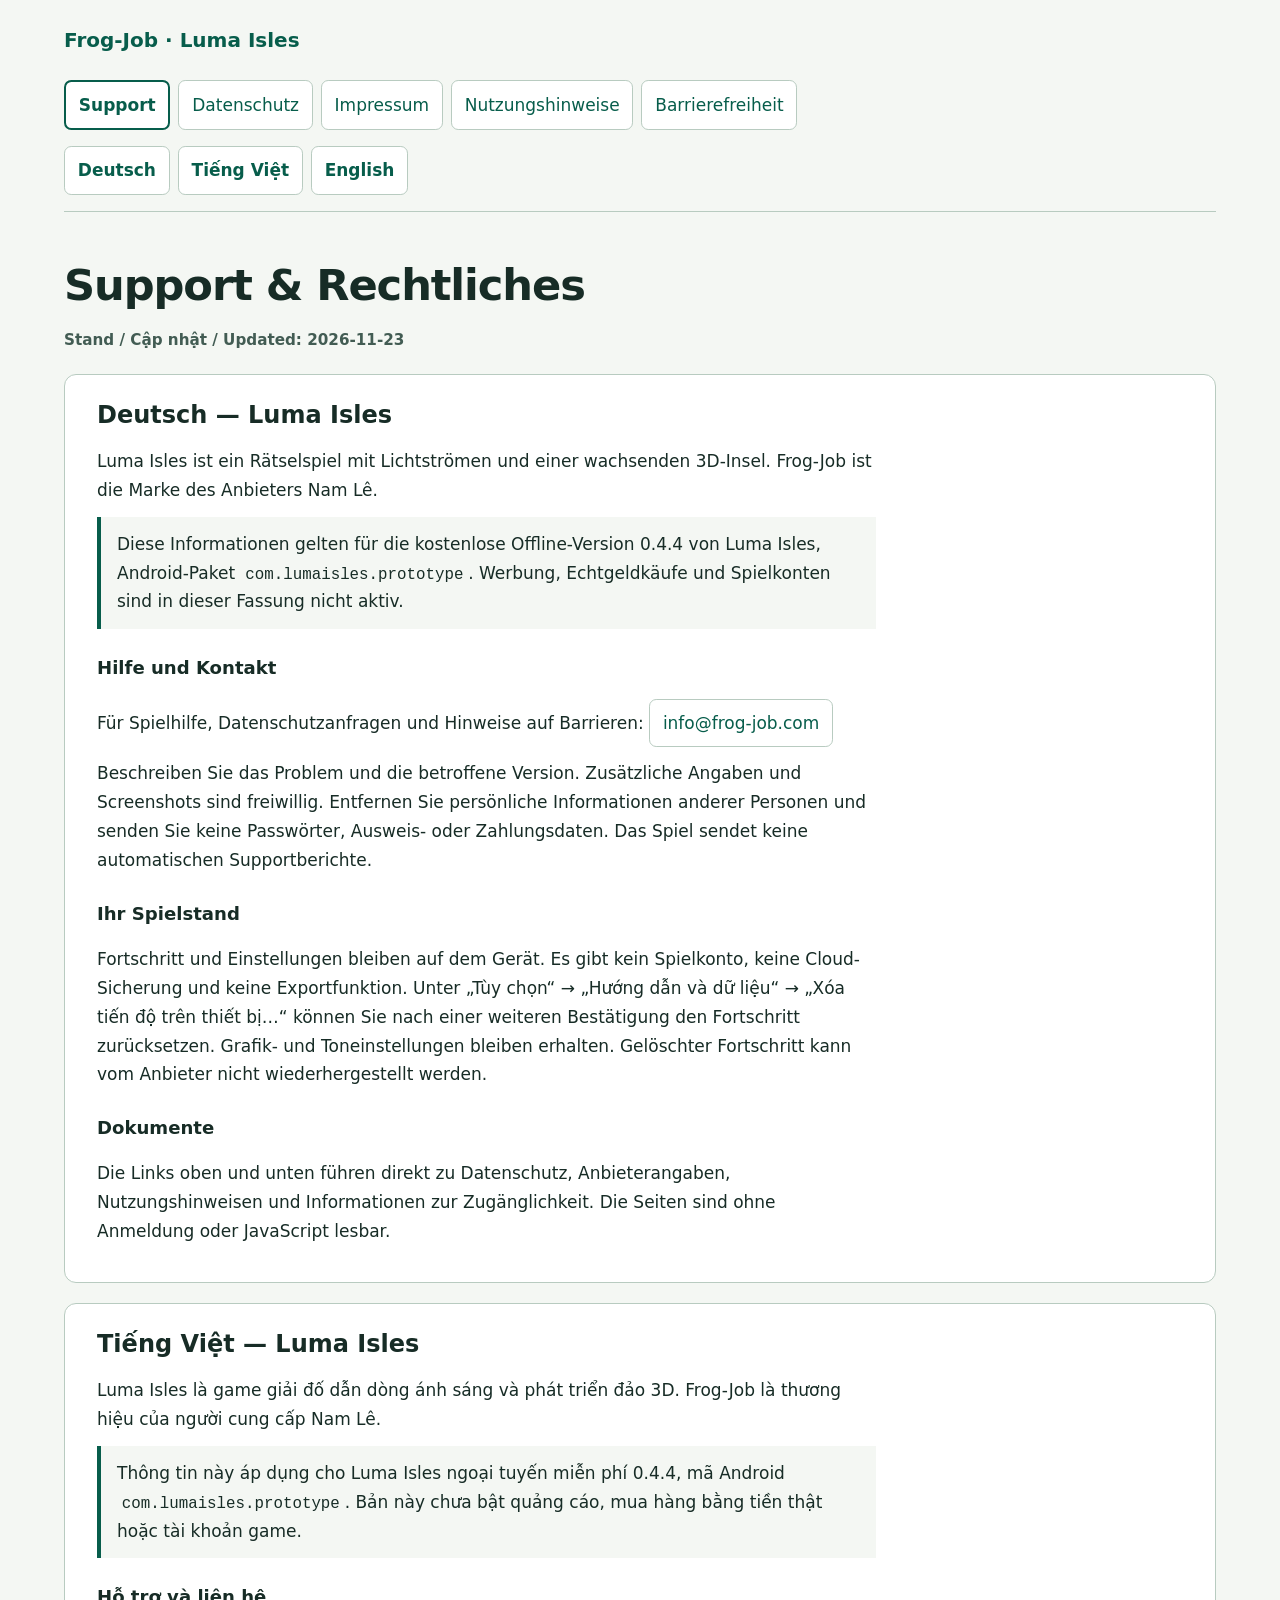
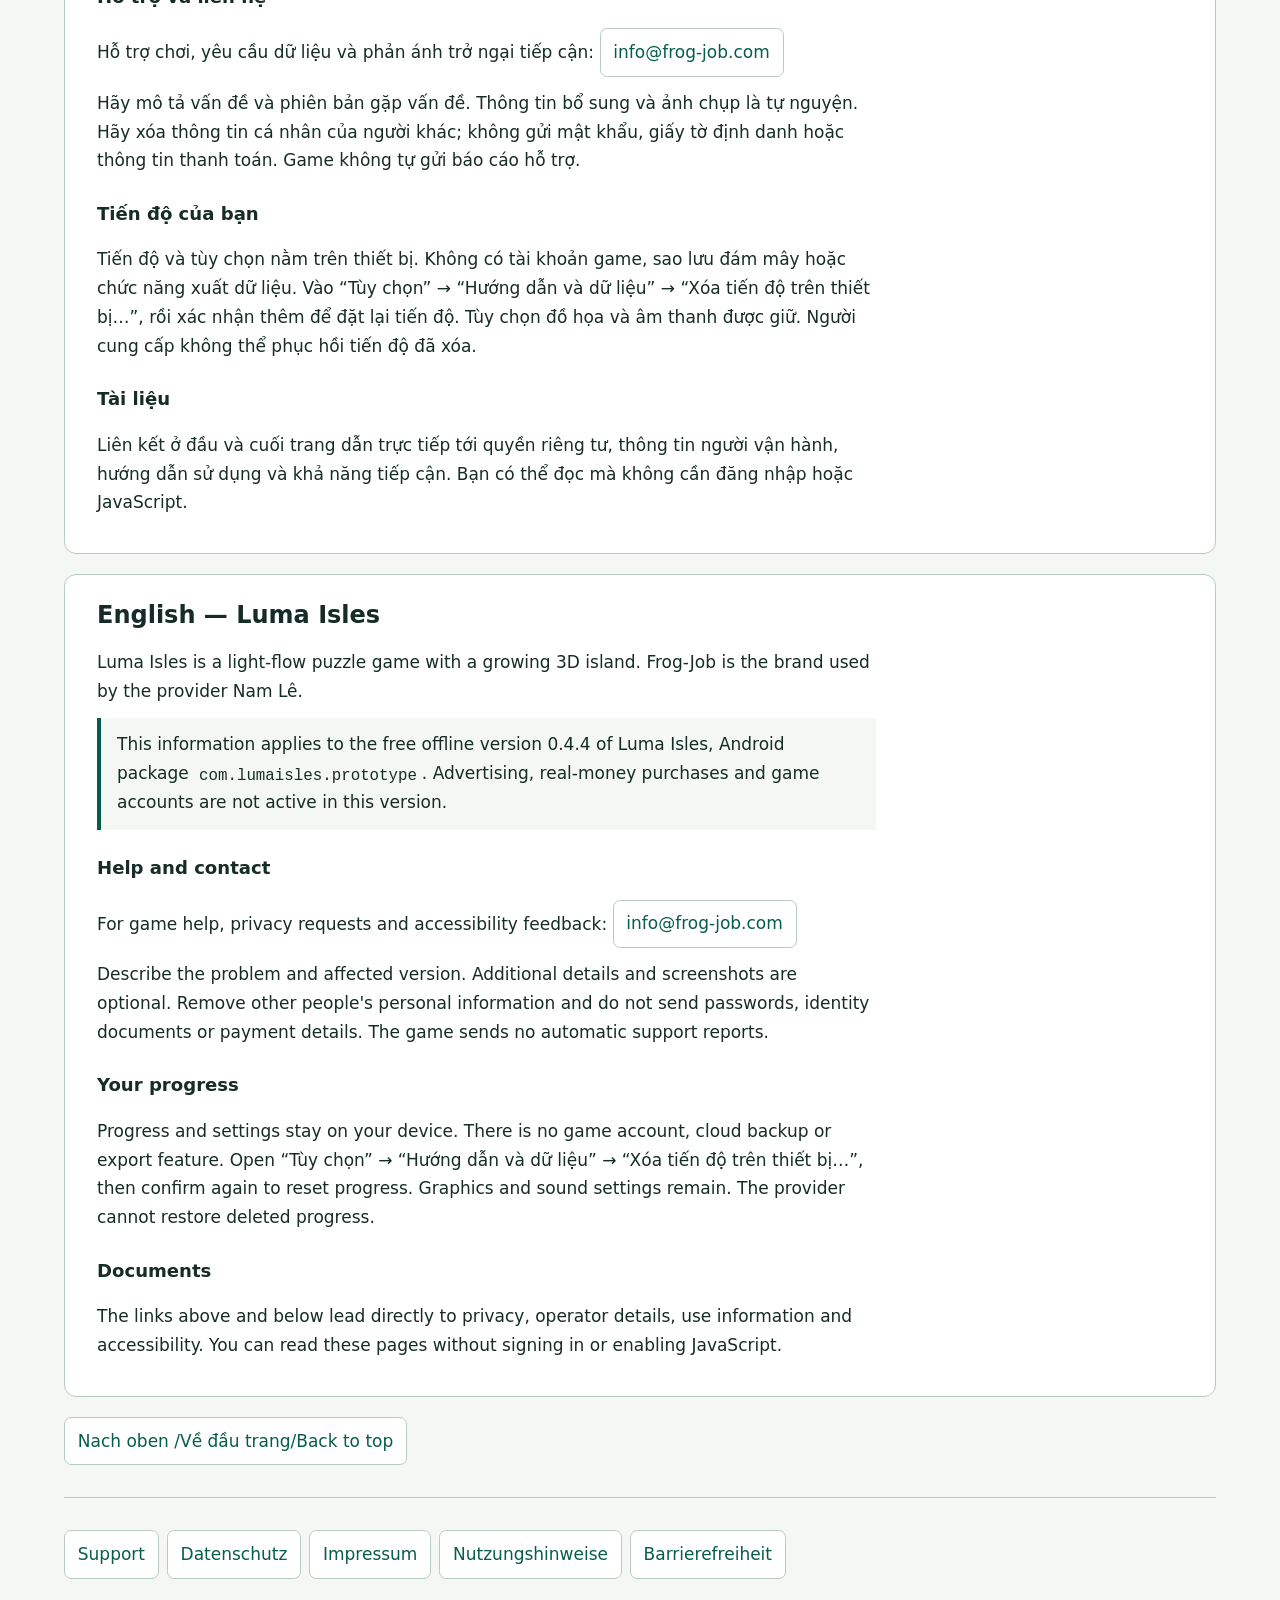
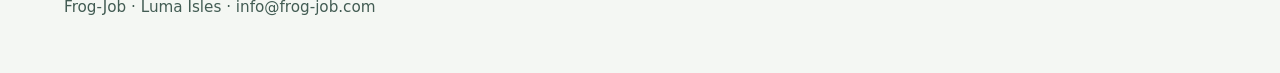
<file: index.html>
<!doctype html>
<html lang="de">
<head><meta charset="utf-8"><meta name="viewport" content="width=device-width,initial-scale=1"><meta http-equiv="Content-Security-Policy" content="default-src 'none'; style-src 'self'; base-uri 'none'; form-action 'none'; connect-src 'none'"><meta name="referrer" content="no-referrer"><meta name="robots" content="noindex,nofollow"><title>Frog-Job · Luma Isles — Support</title><link rel="stylesheet" href="site.css"></head>
<body id="top"><a class="skip" href="#main">Zum Inhalt</a>
<header><a class="brand" href="index.html">Frog-Job · Luma Isles</a>
<nav class="nav" aria-label="Hauptnavigation"><a href="index.html" aria-current="page">Support</a><a href="privacy.html">Datenschutz</a><a href="impressum.html">Impressum</a><a href="terms.html">Nutzungshinweise</a><a href="accessibility.html">Barrierefreiheit</a></nav>
<nav class="languages" aria-label="Sprache / Ngôn ngữ / Language"><a href="#de" lang="de" hreflang="de">Deutsch</a><a href="#vi" lang="vi" hreflang="vi">Tiếng Việt</a><a href="#en" lang="en" hreflang="en">English</a></nav></header>
<main id="main"><h1>Support &amp; Rechtliches</h1><p class="eyebrow">Stand / <span lang="vi">Cập nhật</span> / <span lang="en">Updated</span>: <time datetime="2026-11-23">2026-11-23</time></p>
<section id="de" lang="de" aria-labelledby="de-title"><h2 id="de-title">Deutsch — Luma Isles</h2>
<p>Luma Isles ist ein Rätselspiel mit Lichtströmen und einer wachsenden 3D-Insel. Frog-Job ist die Marke des Anbieters Nam Lê.</p>
<p class="notice">Diese Informationen gelten für die kostenlose Offline-Version 0.4.4 von Luma Isles, Android-Paket <code>com.lumaisles.prototype</code>. Werbung, Echtgeldkäufe und Spielkonten sind in dieser Fassung nicht aktiv.</p>
<h3>Hilfe und Kontakt</h3><p>Für Spielhilfe, Datenschutzanfragen und Hinweise auf Barrieren: <a class="contact-link" href="mailto:info@frog-job.com">info@frog-job.com</a></p><p>Beschreiben Sie das Problem und die betroffene Version. Zusätzliche Angaben und Screenshots sind freiwillig. Entfernen Sie persönliche Informationen anderer Personen und senden Sie keine Passwörter, Ausweis- oder Zahlungsdaten. Das Spiel sendet keine automatischen Supportberichte.</p>
<h3>Ihr Spielstand</h3><p>Fortschritt und Einstellungen bleiben auf dem Gerät. Es gibt kein Spielkonto, keine Cloud-Sicherung und keine Exportfunktion. Unter „Tùy chọn“ → „Hướng dẫn và dữ liệu“ → „Xóa tiến độ trên thiết bị…“ können Sie nach einer weiteren Bestätigung den Fortschritt zurücksetzen. Grafik- und Toneinstellungen bleiben erhalten. Gelöschter Fortschritt kann vom Anbieter nicht wiederhergestellt werden.</p>
<h3>Dokumente</h3><p>Die Links oben und unten führen direkt zu Datenschutz, Anbieterangaben, Nutzungshinweisen und Informationen zur Zugänglichkeit. Die Seiten sind ohne Anmeldung oder JavaScript lesbar.</p>
</section>
<section id="vi" lang="vi" aria-labelledby="vi-title"><h2 id="vi-title">Tiếng Việt — Luma Isles</h2>
<p>Luma Isles là game giải đố dẫn dòng ánh sáng và phát triển đảo 3D. Frog-Job là thương hiệu của người cung cấp Nam Lê.</p>
<p class="notice">Thông tin này áp dụng cho Luma Isles ngoại tuyến miễn phí 0.4.4, mã Android <code>com.lumaisles.prototype</code>. Bản này chưa bật quảng cáo, mua hàng bằng tiền thật hoặc tài khoản game.</p>
<h3>Hỗ trợ và liên hệ</h3><p>Hỗ trợ chơi, yêu cầu dữ liệu và phản ánh trở ngại tiếp cận: <a class="contact-link" href="mailto:info@frog-job.com">info@frog-job.com</a></p><p>Hãy mô tả vấn đề và phiên bản gặp vấn đề. Thông tin bổ sung và ảnh chụp là tự nguyện. Hãy xóa thông tin cá nhân của người khác; không gửi mật khẩu, giấy tờ định danh hoặc thông tin thanh toán. Game không tự gửi báo cáo hỗ trợ.</p>
<h3>Tiến độ của bạn</h3><p>Tiến độ và tùy chọn nằm trên thiết bị. Không có tài khoản game, sao lưu đám mây hoặc chức năng xuất dữ liệu. Vào “Tùy chọn” → “Hướng dẫn và dữ liệu” → “Xóa tiến độ trên thiết bị…”, rồi xác nhận thêm để đặt lại tiến độ. Tùy chọn đồ họa và âm thanh được giữ. Người cung cấp không thể phục hồi tiến độ đã xóa.</p>
<h3>Tài liệu</h3><p>Liên kết ở đầu và cuối trang dẫn trực tiếp tới quyền riêng tư, thông tin người vận hành, hướng dẫn sử dụng và khả năng tiếp cận. Bạn có thể đọc mà không cần đăng nhập hoặc JavaScript.</p>
</section>
<section id="en" lang="en" aria-labelledby="en-title"><h2 id="en-title">English — Luma Isles</h2>
<p>Luma Isles is a light-flow puzzle game with a growing 3D island. Frog-Job is the brand used by the provider Nam Lê.</p>
<p class="notice">This information applies to the free offline version 0.4.4 of Luma Isles, Android package <code>com.lumaisles.prototype</code>. Advertising, real-money purchases and game accounts are not active in this version.</p>
<h3>Help and contact</h3><p>For game help, privacy requests and accessibility feedback: <a class="contact-link" href="mailto:info@frog-job.com">info@frog-job.com</a></p><p>Describe the problem and affected version. Additional details and screenshots are optional. Remove other people's personal information and do not send passwords, identity documents or payment details. The game sends no automatic support reports.</p>
<h3>Your progress</h3><p>Progress and settings stay on your device. There is no game account, cloud backup or export feature. Open “Tùy chọn” → “Hướng dẫn và dữ liệu” → “Xóa tiến độ trên thiết bị…”, then confirm again to reset progress. Graphics and sound settings remain. The provider cannot restore deleted progress.</p>
<h3>Documents</h3><p>The links above and below lead directly to privacy, operator details, use information and accessibility. You can read these pages without signing in or enabling JavaScript.</p>
</section>
<a class="back-top" href="#top">Nach oben / <span lang="vi">Về đầu trang</span> / <span lang="en">Back to top</span></a></main>
<footer><nav class="footer-nav" aria-label="Rechtliche Seiten"><a href="index.html">Support</a><a href="privacy.html">Datenschutz</a><a href="impressum.html">Impressum</a><a href="terms.html">Nutzungshinweise</a><a href="accessibility.html">Barrierefreiheit</a></nav><p>Frog-Job · Luma Isles · info@frog-job.com</p></footer>
</body></html>
</file>
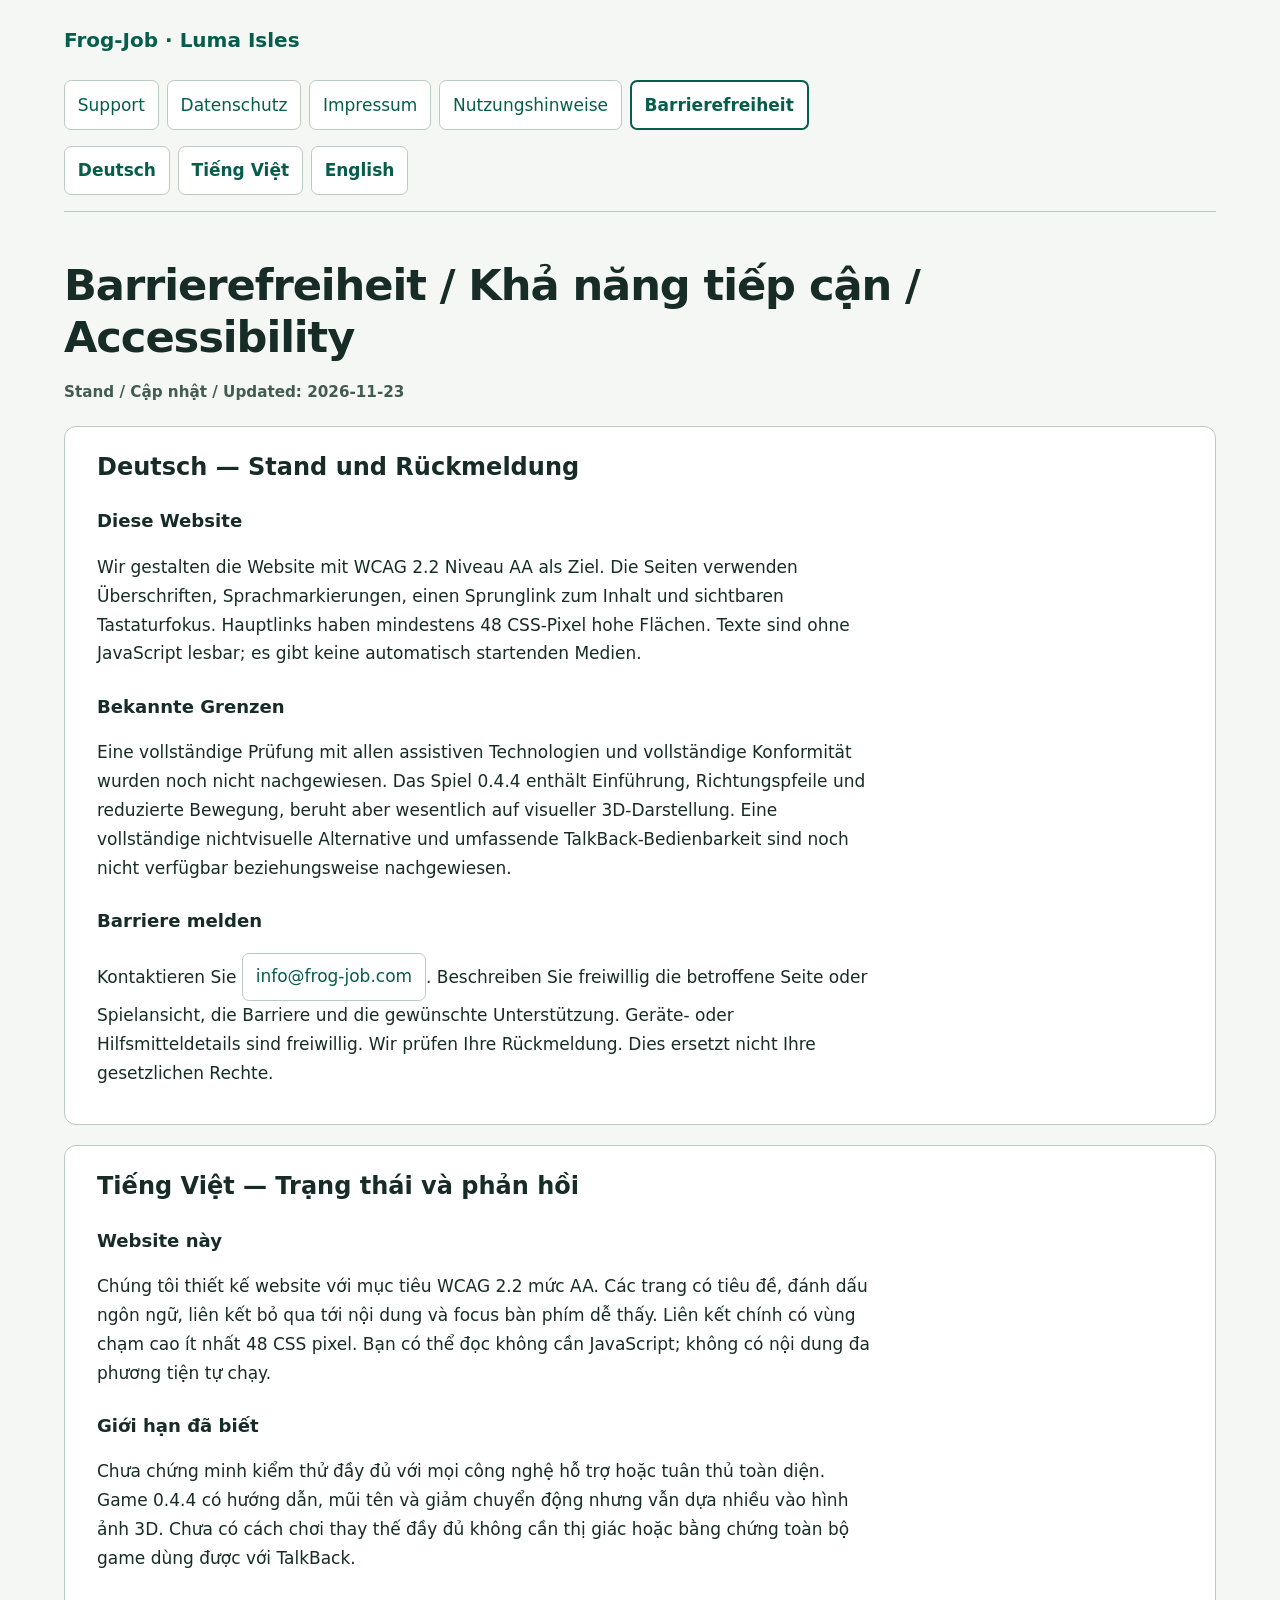
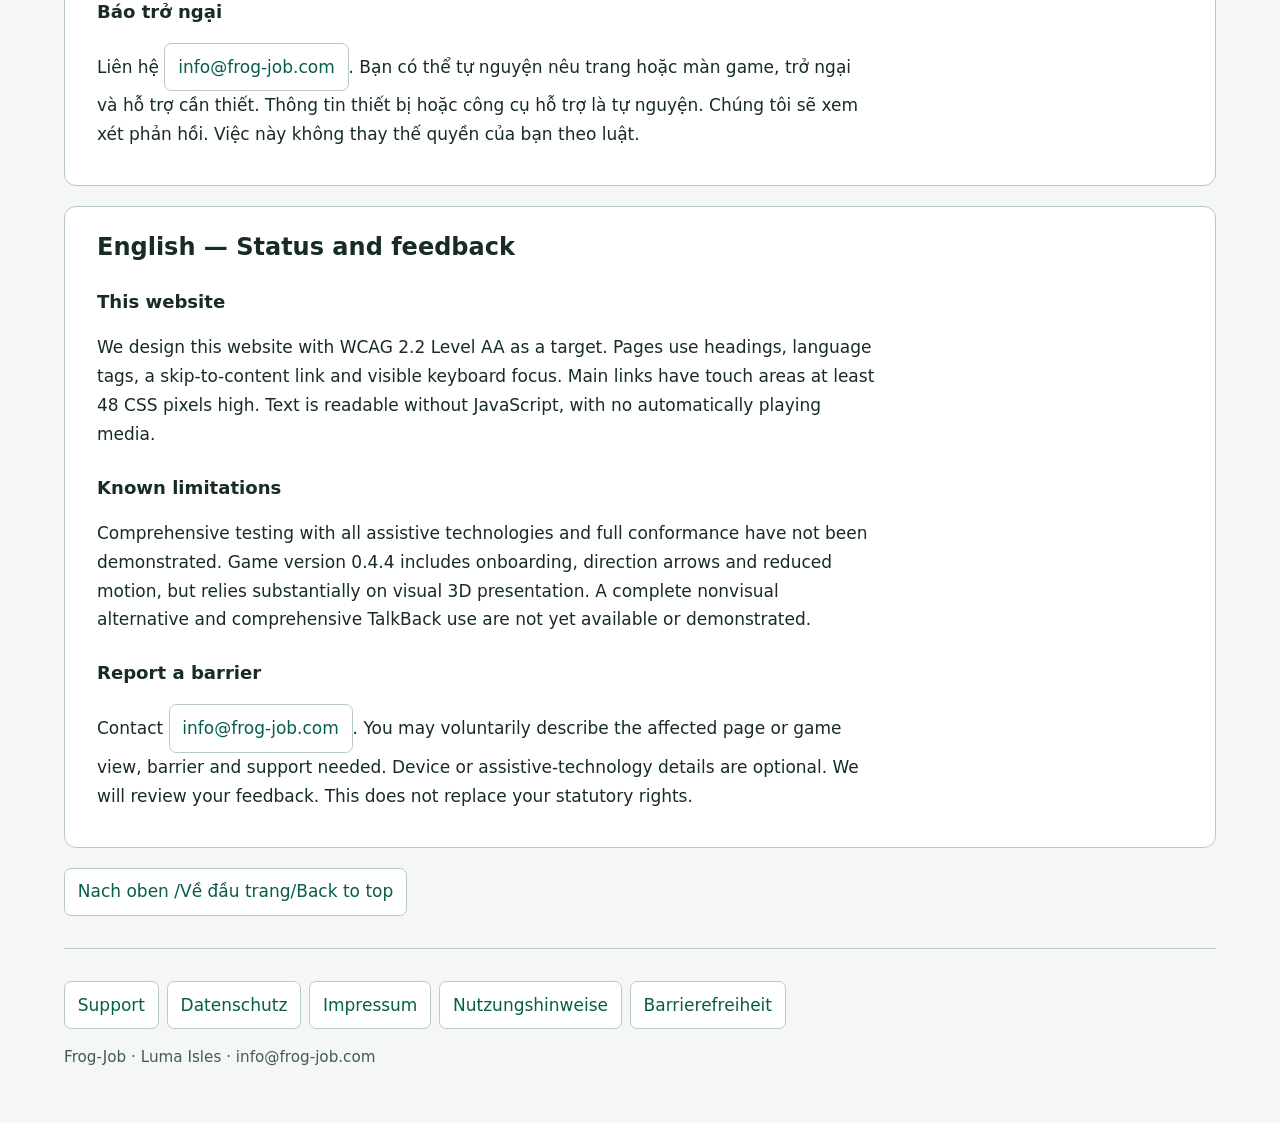
<file: accessibility.html>
<!doctype html>
<html lang="de">
<head><meta charset="utf-8"><meta name="viewport" content="width=device-width,initial-scale=1"><meta http-equiv="Content-Security-Policy" content="default-src 'none'; style-src 'self'; base-uri 'none'; form-action 'none'; connect-src 'none'"><meta name="referrer" content="no-referrer"><meta name="robots" content="noindex,nofollow"><title>Frog-Job · Luma Isles — Barrierefreiheit</title><link rel="stylesheet" href="site.css"></head>
<body id="top"><a class="skip" href="#main">Zum Inhalt</a>
<header><a class="brand" href="index.html">Frog-Job · Luma Isles</a>
<nav class="nav" aria-label="Hauptnavigation"><a href="index.html">Support</a><a href="privacy.html">Datenschutz</a><a href="impressum.html">Impressum</a><a href="terms.html">Nutzungshinweise</a><a href="accessibility.html" aria-current="page">Barrierefreiheit</a></nav>
<nav class="languages" aria-label="Sprache / Ngôn ngữ / Language"><a href="#de" lang="de" hreflang="de">Deutsch</a><a href="#vi" lang="vi" hreflang="vi">Tiếng Việt</a><a href="#en" lang="en" hreflang="en">English</a></nav></header>
<main id="main"><h1>Barrierefreiheit / <span lang="vi">Khả năng tiếp cận</span> / <span lang="en">Accessibility</span></h1><p class="eyebrow">Stand / <span lang="vi">Cập nhật</span> / <span lang="en">Updated</span>: <time datetime="2026-11-23">2026-11-23</time></p>
<section id="de" lang="de" aria-labelledby="de-title"><h2 id="de-title">Deutsch — Stand und Rückmeldung</h2>
<h3>Diese Website</h3><p>Wir gestalten die Website mit WCAG 2.2 Niveau AA als Ziel. Die Seiten verwenden Überschriften, Sprachmarkierungen, einen Sprunglink zum Inhalt und sichtbaren Tastaturfokus. Hauptlinks haben mindestens 48 CSS-Pixel hohe Flächen. Texte sind ohne JavaScript lesbar; es gibt keine automatisch startenden Medien.</p><h3>Bekannte Grenzen</h3><p>Eine vollständige Prüfung mit allen assistiven Technologien und vollständige Konformität wurden noch nicht nachgewiesen. Das Spiel 0.4.4 enthält Einführung, Richtungspfeile und reduzierte Bewegung, beruht aber wesentlich auf visueller 3D-Darstellung. Eine vollständige nichtvisuelle Alternative und umfassende TalkBack-Bedienbarkeit sind noch nicht verfügbar beziehungsweise nachgewiesen.</p><h3>Barriere melden</h3><p>Kontaktieren Sie <a class="contact-link" href="mailto:info@frog-job.com">info@frog-job.com</a>. Beschreiben Sie freiwillig die betroffene Seite oder Spielansicht, die Barriere und die gewünschte Unterstützung. Geräte- oder Hilfsmitteldetails sind freiwillig. Wir prüfen Ihre Rückmeldung. Dies ersetzt nicht Ihre gesetzlichen Rechte.</p>
</section>
<section id="vi" lang="vi" aria-labelledby="vi-title"><h2 id="vi-title">Tiếng Việt — Trạng thái và phản hồi</h2>
<h3>Website này</h3><p>Chúng tôi thiết kế website với mục tiêu WCAG 2.2 mức AA. Các trang có tiêu đề, đánh dấu ngôn ngữ, liên kết bỏ qua tới nội dung và focus bàn phím dễ thấy. Liên kết chính có vùng chạm cao ít nhất 48 CSS pixel. Bạn có thể đọc không cần JavaScript; không có nội dung đa phương tiện tự chạy.</p><h3>Giới hạn đã biết</h3><p>Chưa chứng minh kiểm thử đầy đủ với mọi công nghệ hỗ trợ hoặc tuân thủ toàn diện. Game 0.4.4 có hướng dẫn, mũi tên và giảm chuyển động nhưng vẫn dựa nhiều vào hình ảnh 3D. Chưa có cách chơi thay thế đầy đủ không cần thị giác hoặc bằng chứng toàn bộ game dùng được với TalkBack.</p><h3>Báo trở ngại</h3><p>Liên hệ <a class="contact-link" href="mailto:info@frog-job.com">info@frog-job.com</a>. Bạn có thể tự nguyện nêu trang hoặc màn game, trở ngại và hỗ trợ cần thiết. Thông tin thiết bị hoặc công cụ hỗ trợ là tự nguyện. Chúng tôi sẽ xem xét phản hồi. Việc này không thay thế quyền của bạn theo luật.</p>
</section>
<section id="en" lang="en" aria-labelledby="en-title"><h2 id="en-title">English — Status and feedback</h2>
<h3>This website</h3><p>We design this website with WCAG 2.2 Level AA as a target. Pages use headings, language tags, a skip-to-content link and visible keyboard focus. Main links have touch areas at least 48 CSS pixels high. Text is readable without JavaScript, with no automatically playing media.</p><h3>Known limitations</h3><p>Comprehensive testing with all assistive technologies and full conformance have not been demonstrated. Game version 0.4.4 includes onboarding, direction arrows and reduced motion, but relies substantially on visual 3D presentation. A complete nonvisual alternative and comprehensive TalkBack use are not yet available or demonstrated.</p><h3>Report a barrier</h3><p>Contact <a class="contact-link" href="mailto:info@frog-job.com">info@frog-job.com</a>. You may voluntarily describe the affected page or game view, barrier and support needed. Device or assistive-technology details are optional. We will review your feedback. This does not replace your statutory rights.</p>
</section>
<a class="back-top" href="#top">Nach oben / <span lang="vi">Về đầu trang</span> / <span lang="en">Back to top</span></a></main>
<footer><nav class="footer-nav" aria-label="Rechtliche Seiten"><a href="index.html">Support</a><a href="privacy.html">Datenschutz</a><a href="impressum.html">Impressum</a><a href="terms.html">Nutzungshinweise</a><a href="accessibility.html">Barrierefreiheit</a></nav><p>Frog-Job · Luma Isles · info@frog-job.com</p></footer>
</body></html>
</file>
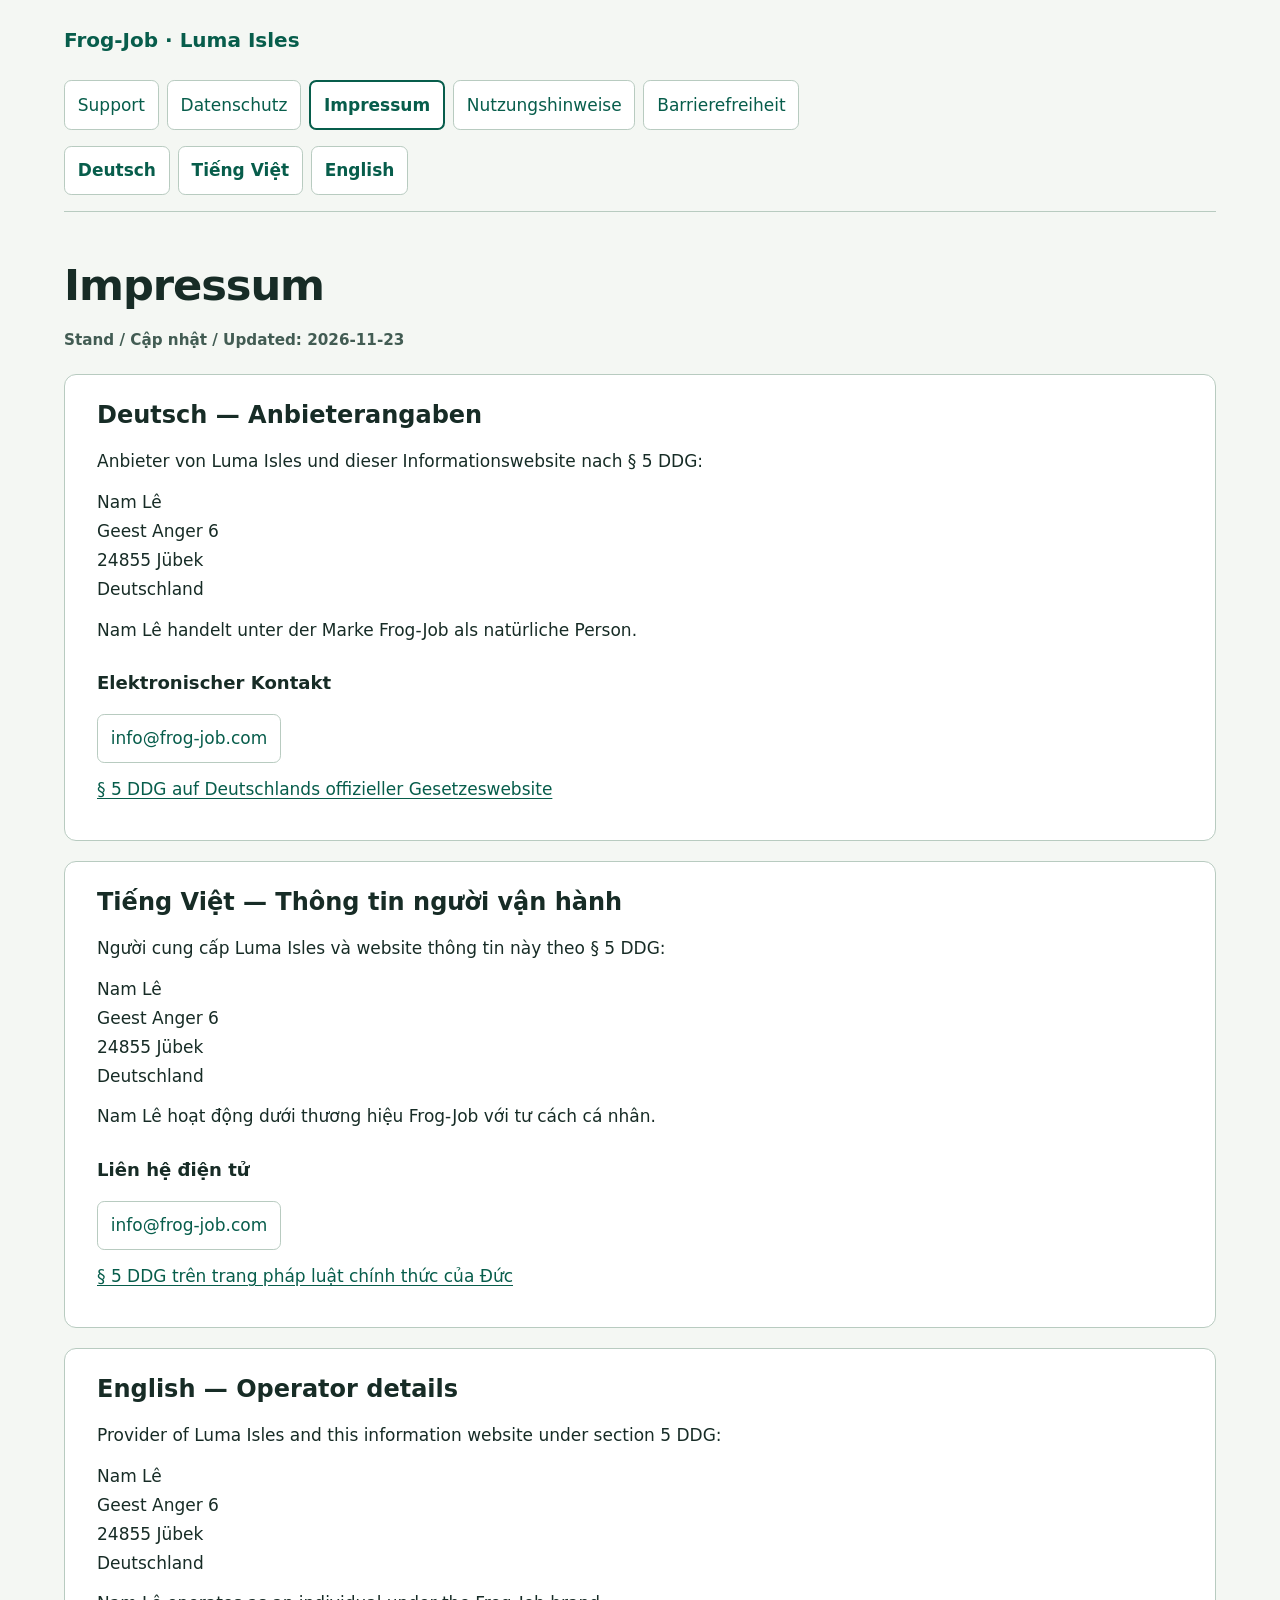
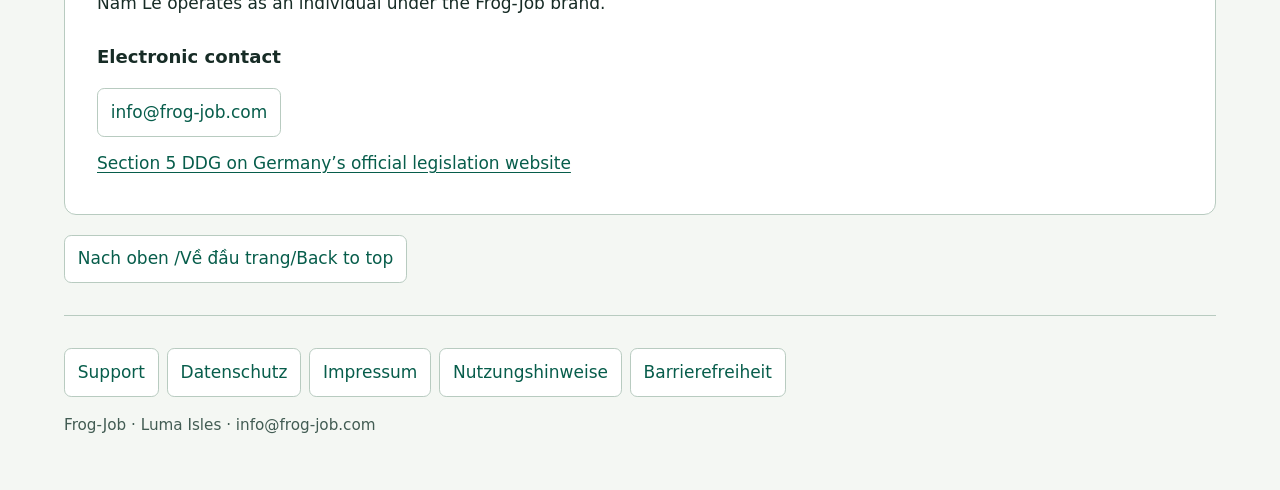
<file: impressum.html>
<!doctype html>
<html lang="de">
<head><meta charset="utf-8"><meta name="viewport" content="width=device-width,initial-scale=1"><meta http-equiv="Content-Security-Policy" content="default-src 'none'; style-src 'self'; base-uri 'none'; form-action 'none'; connect-src 'none'"><meta name="referrer" content="no-referrer"><meta name="robots" content="noindex,nofollow"><title>Frog-Job · Luma Isles — Impressum</title><link rel="stylesheet" href="site.css"></head>
<body id="top"><a class="skip" href="#main">Zum Inhalt</a>
<header><a class="brand" href="index.html">Frog-Job · Luma Isles</a>
<nav class="nav" aria-label="Hauptnavigation"><a href="index.html">Support</a><a href="privacy.html">Datenschutz</a><a href="impressum.html" aria-current="page">Impressum</a><a href="terms.html">Nutzungshinweise</a><a href="accessibility.html">Barrierefreiheit</a></nav>
<nav class="languages" aria-label="Sprache / Ngôn ngữ / Language"><a href="#de" lang="de" hreflang="de">Deutsch</a><a href="#vi" lang="vi" hreflang="vi">Tiếng Việt</a><a href="#en" lang="en" hreflang="en">English</a></nav></header>
<main id="main"><h1>Impressum</h1><p class="eyebrow">Stand / <span lang="vi">Cập nhật</span> / <span lang="en">Updated</span>: <time datetime="2026-11-23">2026-11-23</time></p>
<section id="de" lang="de" aria-labelledby="de-title"><h2 id="de-title">Deutsch — Anbieterangaben</h2>
<p>Anbieter von Luma Isles und dieser Informationswebsite nach § 5 DDG:</p><address>Nam Lê<br>Geest Anger 6<br>24855 Jübek<br>Deutschland</address><p>Nam Lê handelt unter der Marke Frog-Job als natürliche Person.</p><h3>Elektronischer Kontakt</h3><p><a class="contact-link" href="mailto:info@frog-job.com">info@frog-job.com</a></p><p><a href="https://www.gesetze-im-internet.de/ddg/__5.html" rel="noreferrer noopener" referrerpolicy="no-referrer">§ 5 DDG auf Deutschlands offizieller Gesetzeswebsite</a></p>
</section>
<section id="vi" lang="vi" aria-labelledby="vi-title"><h2 id="vi-title">Tiếng Việt — Thông tin người vận hành</h2>
<p>Người cung cấp Luma Isles và website thông tin này theo § 5 DDG:</p><address>Nam Lê<br>Geest Anger 6<br>24855 Jübek<br>Deutschland</address><p>Nam Lê hoạt động dưới thương hiệu Frog-Job với tư cách cá nhân.</p><h3>Liên hệ điện tử</h3><p><a class="contact-link" href="mailto:info@frog-job.com">info@frog-job.com</a></p><p><a href="https://www.gesetze-im-internet.de/ddg/__5.html" rel="noreferrer noopener" referrerpolicy="no-referrer">§ 5 DDG trên trang pháp luật chính thức của Đức</a></p>
</section>
<section id="en" lang="en" aria-labelledby="en-title"><h2 id="en-title">English — Operator details</h2>
<p>Provider of Luma Isles and this information website under section 5 DDG:</p><address>Nam Lê<br>Geest Anger 6<br>24855 Jübek<br>Deutschland</address><p>Nam Lê operates as an individual under the Frog-Job brand.</p><h3>Electronic contact</h3><p><a class="contact-link" href="mailto:info@frog-job.com">info@frog-job.com</a></p><p><a href="https://www.gesetze-im-internet.de/ddg/__5.html" rel="noreferrer noopener" referrerpolicy="no-referrer">Section 5 DDG on Germany’s official legislation website</a></p>
</section>
<a class="back-top" href="#top">Nach oben / <span lang="vi">Về đầu trang</span> / <span lang="en">Back to top</span></a></main>
<footer><nav class="footer-nav" aria-label="Rechtliche Seiten"><a href="index.html">Support</a><a href="privacy.html">Datenschutz</a><a href="impressum.html">Impressum</a><a href="terms.html">Nutzungshinweise</a><a href="accessibility.html">Barrierefreiheit</a></nav><p>Frog-Job · Luma Isles · info@frog-job.com</p></footer>
</body></html>
</file>
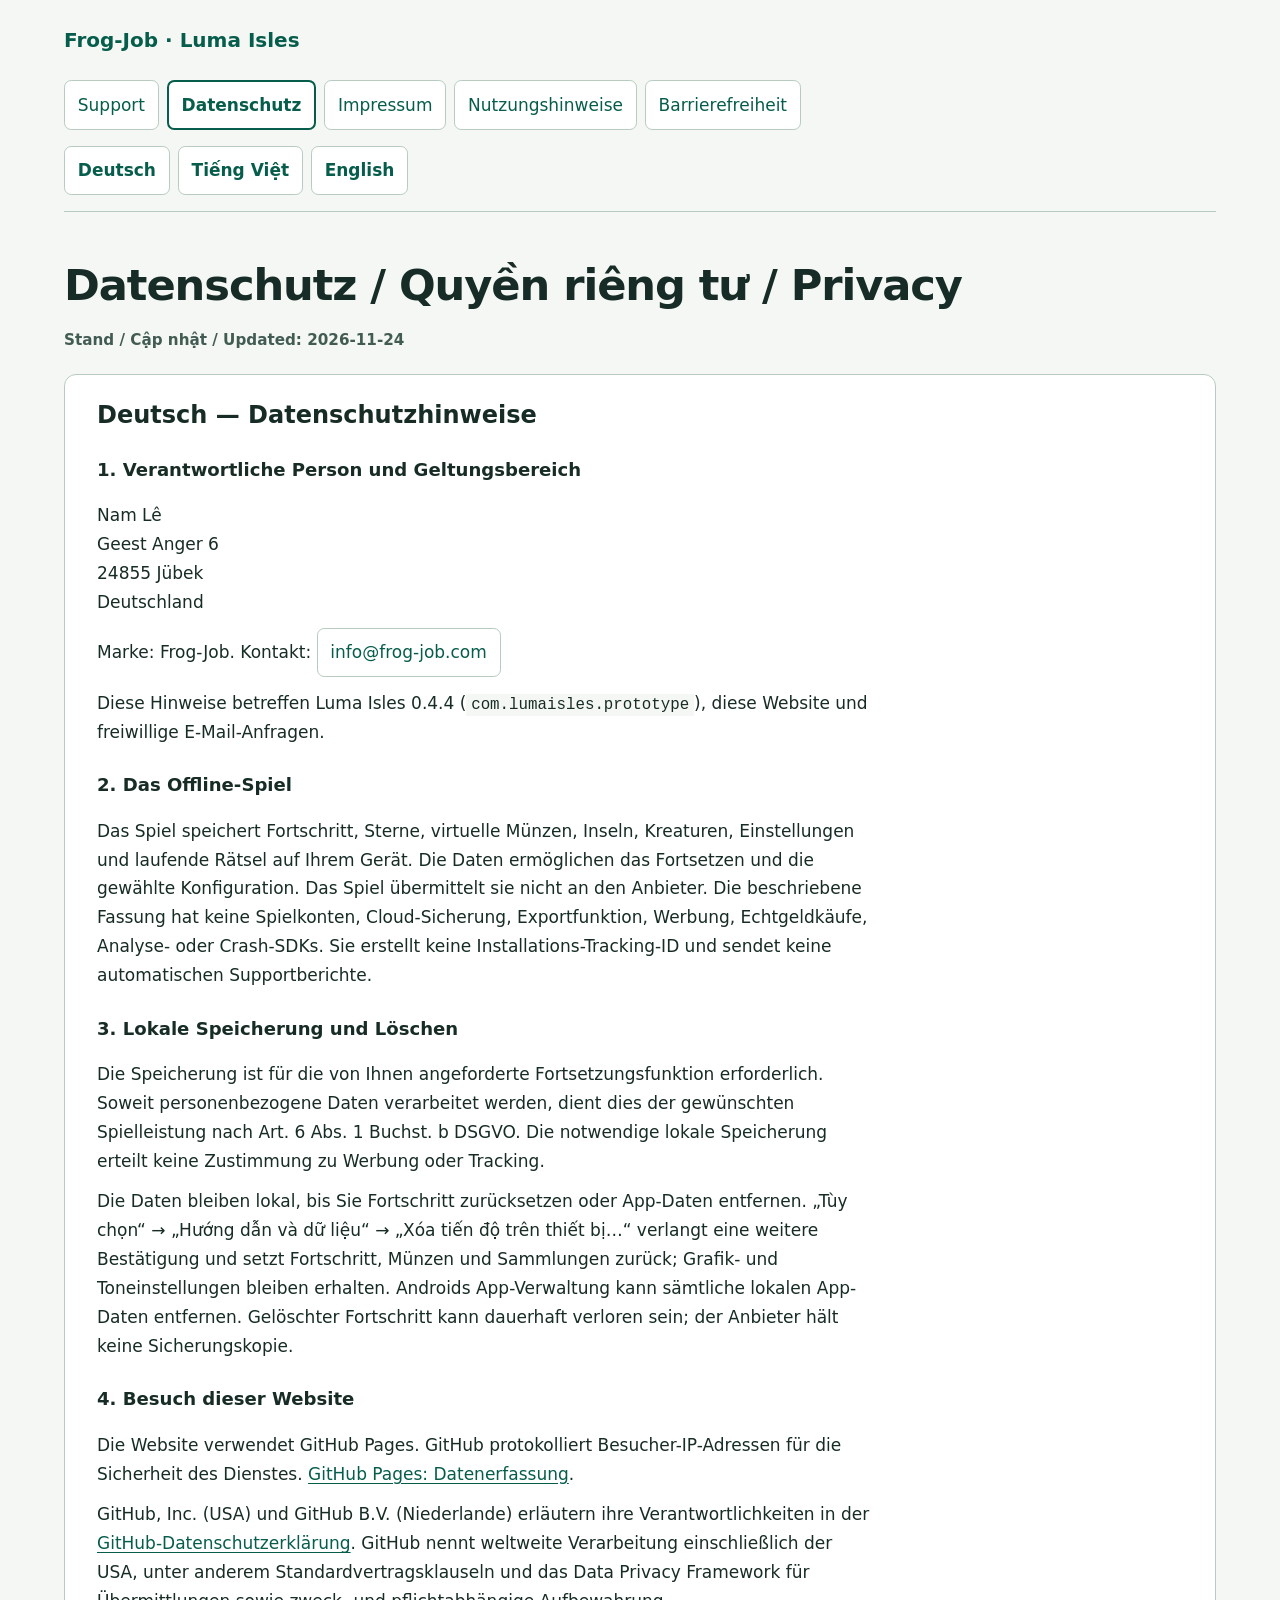
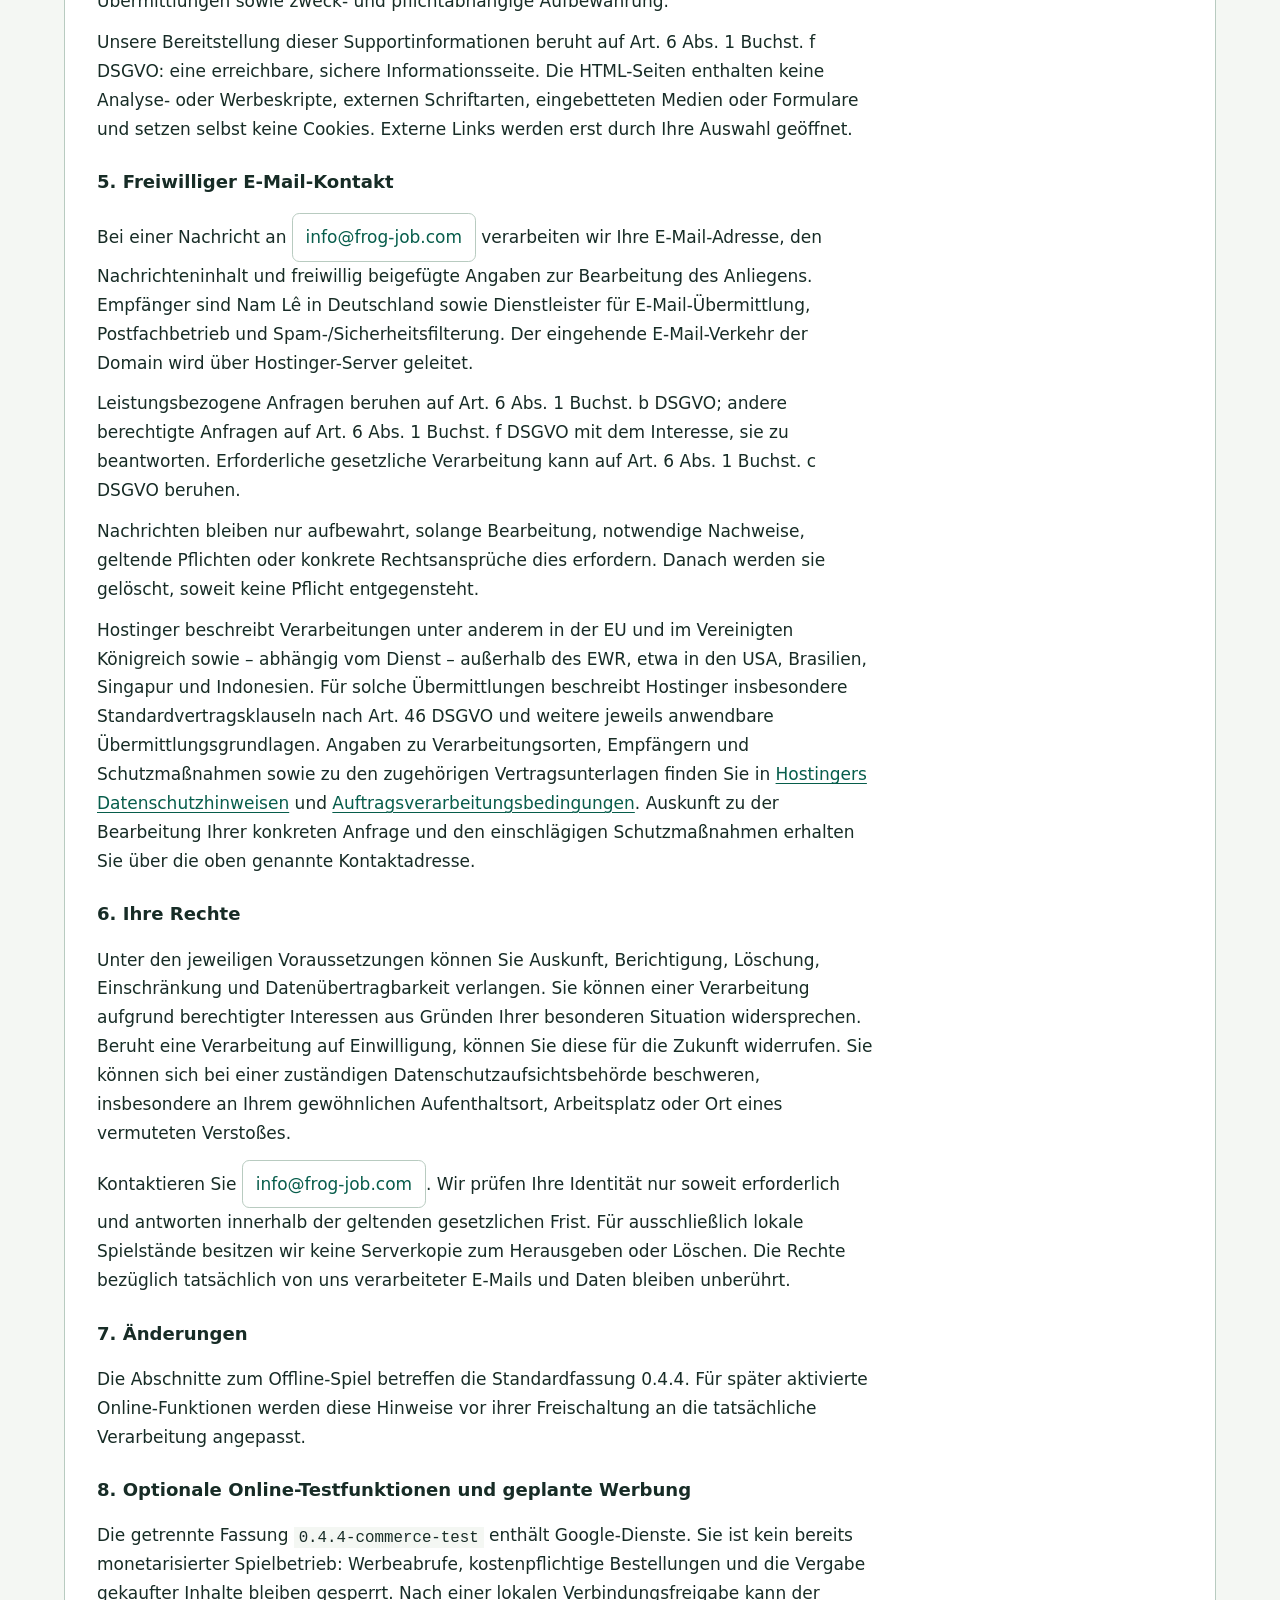
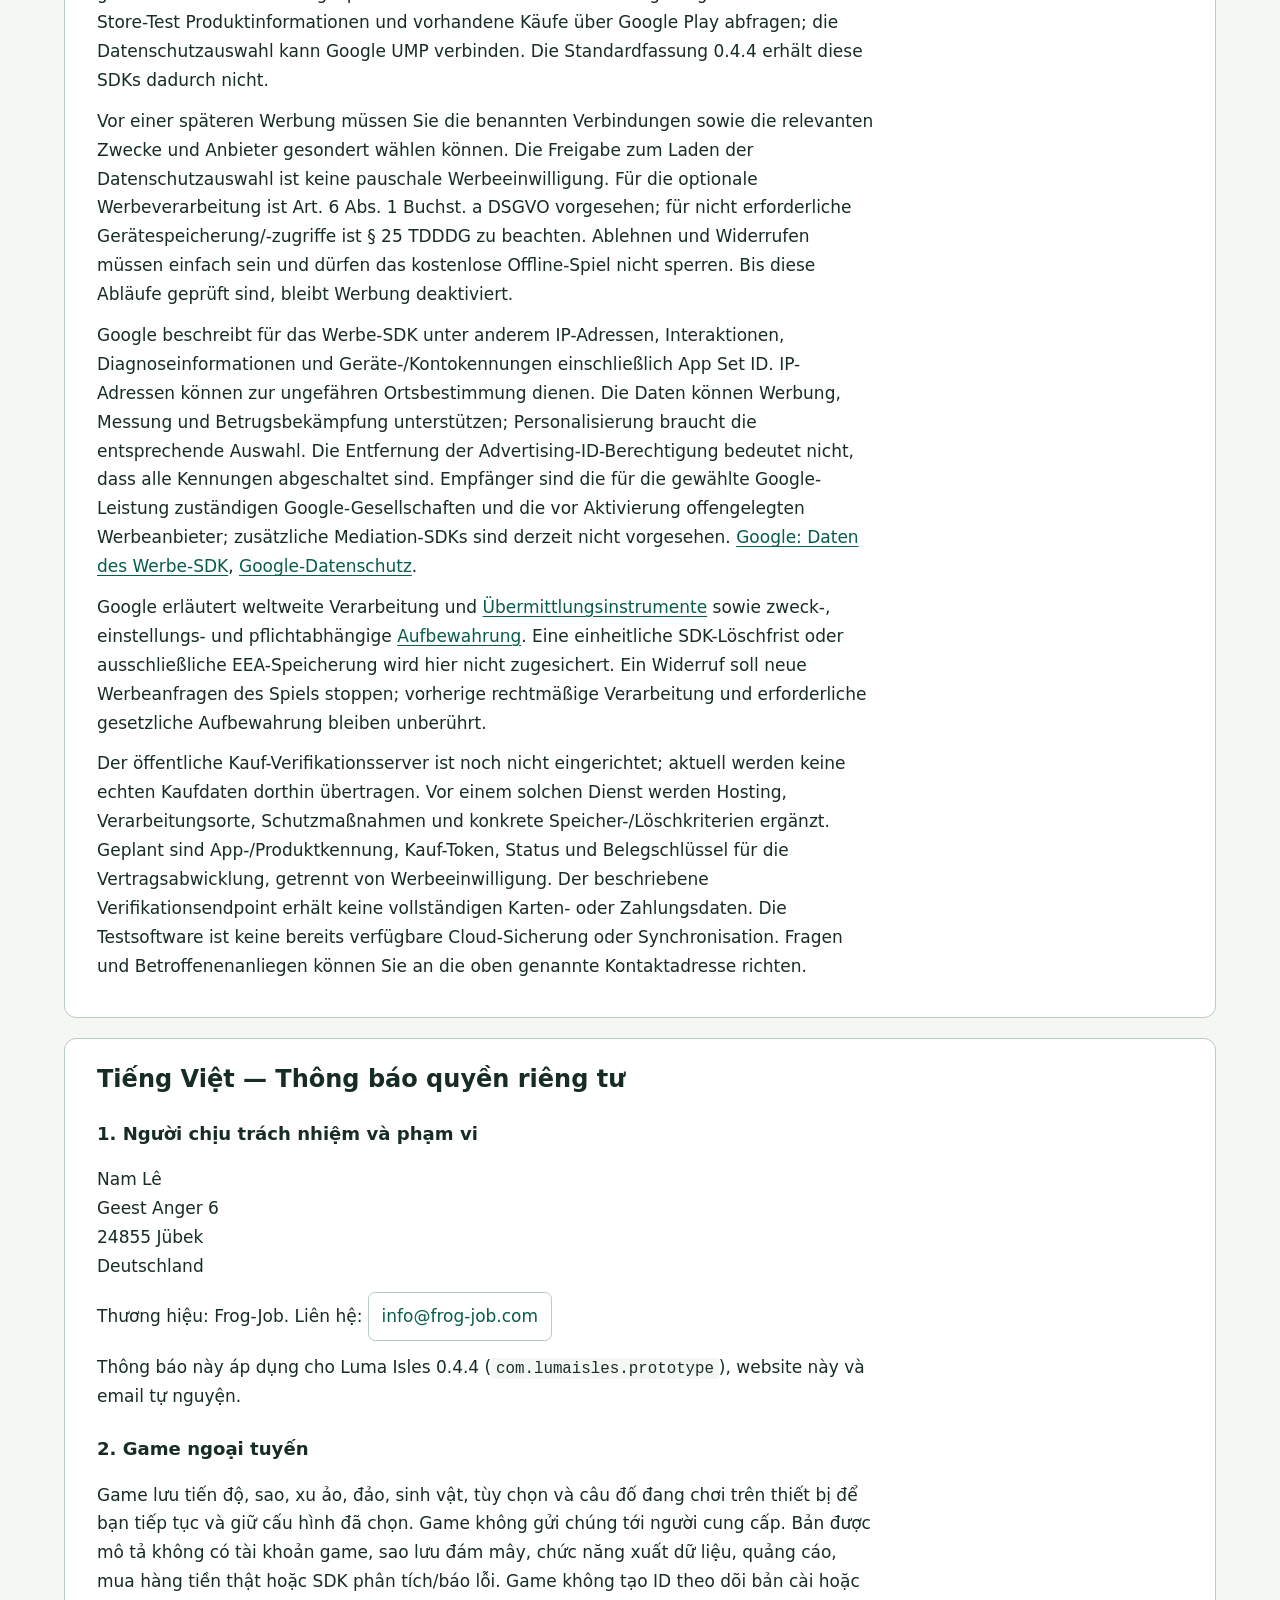
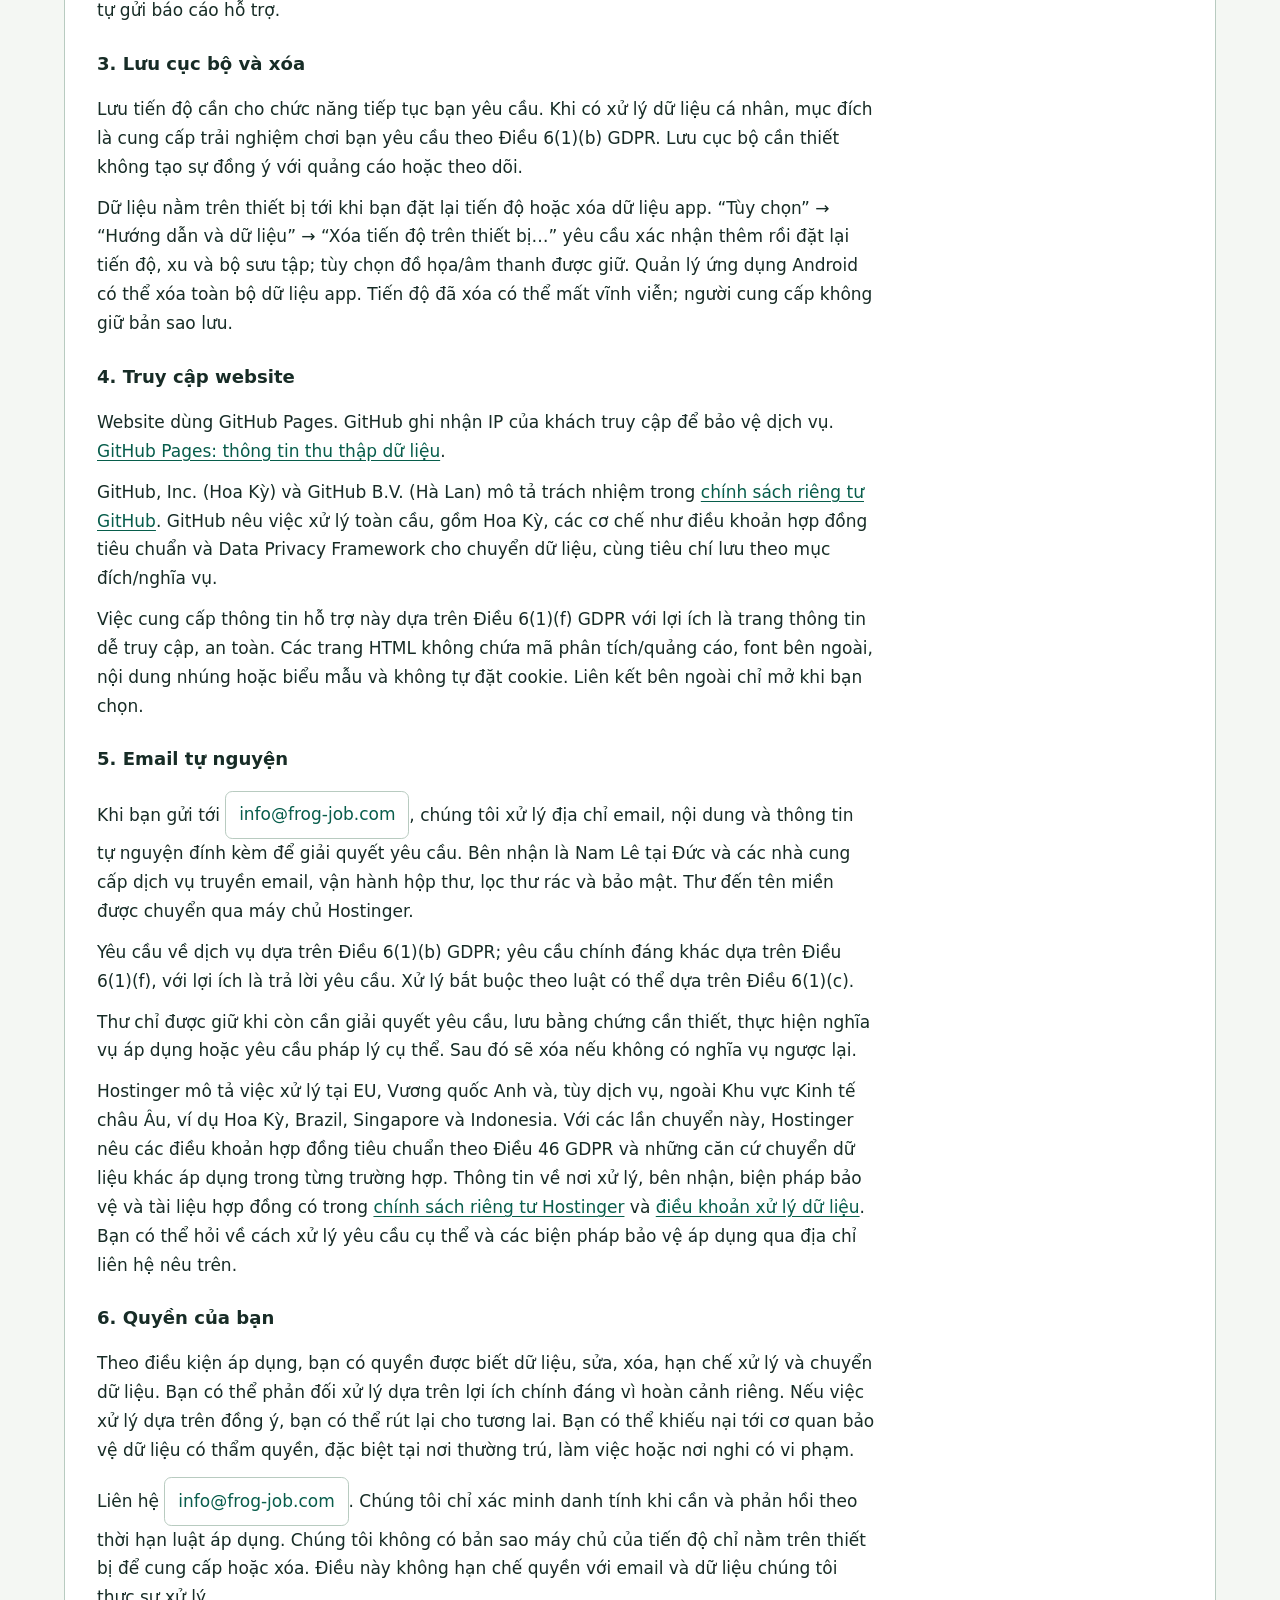
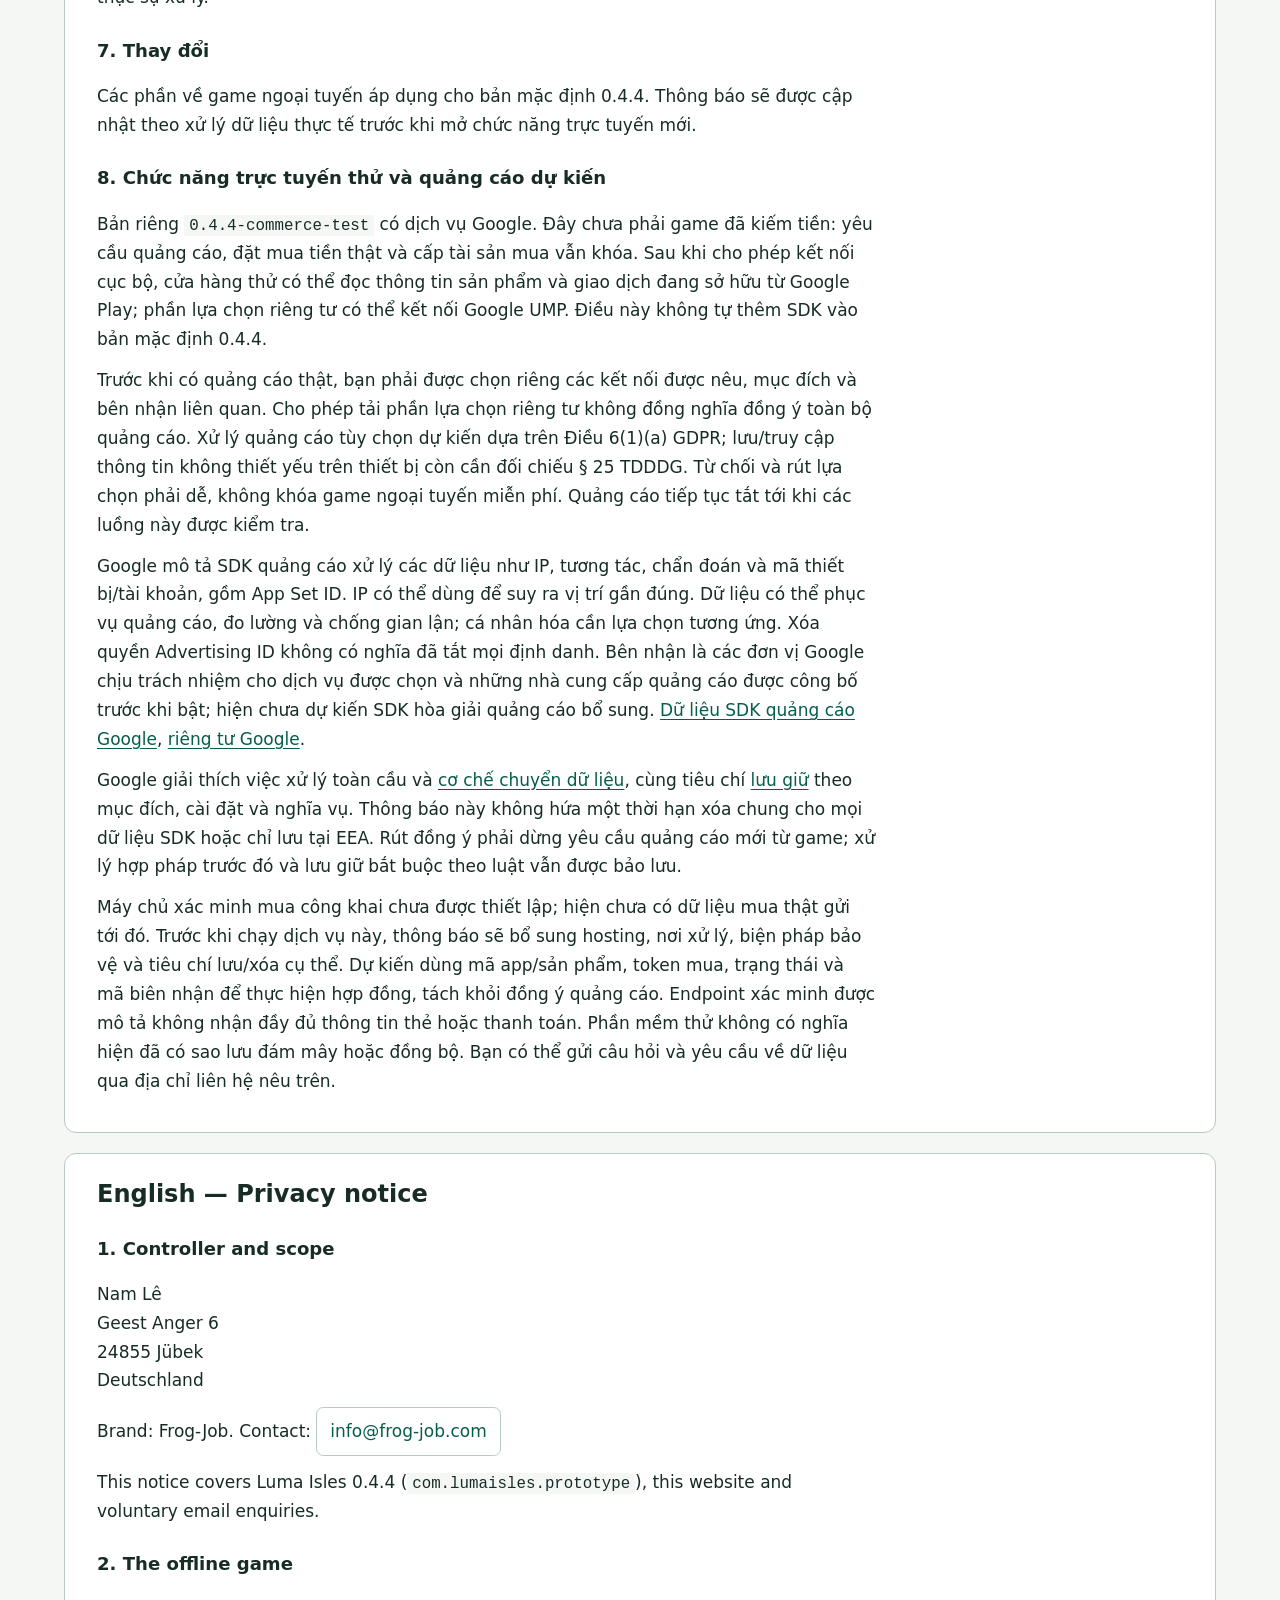
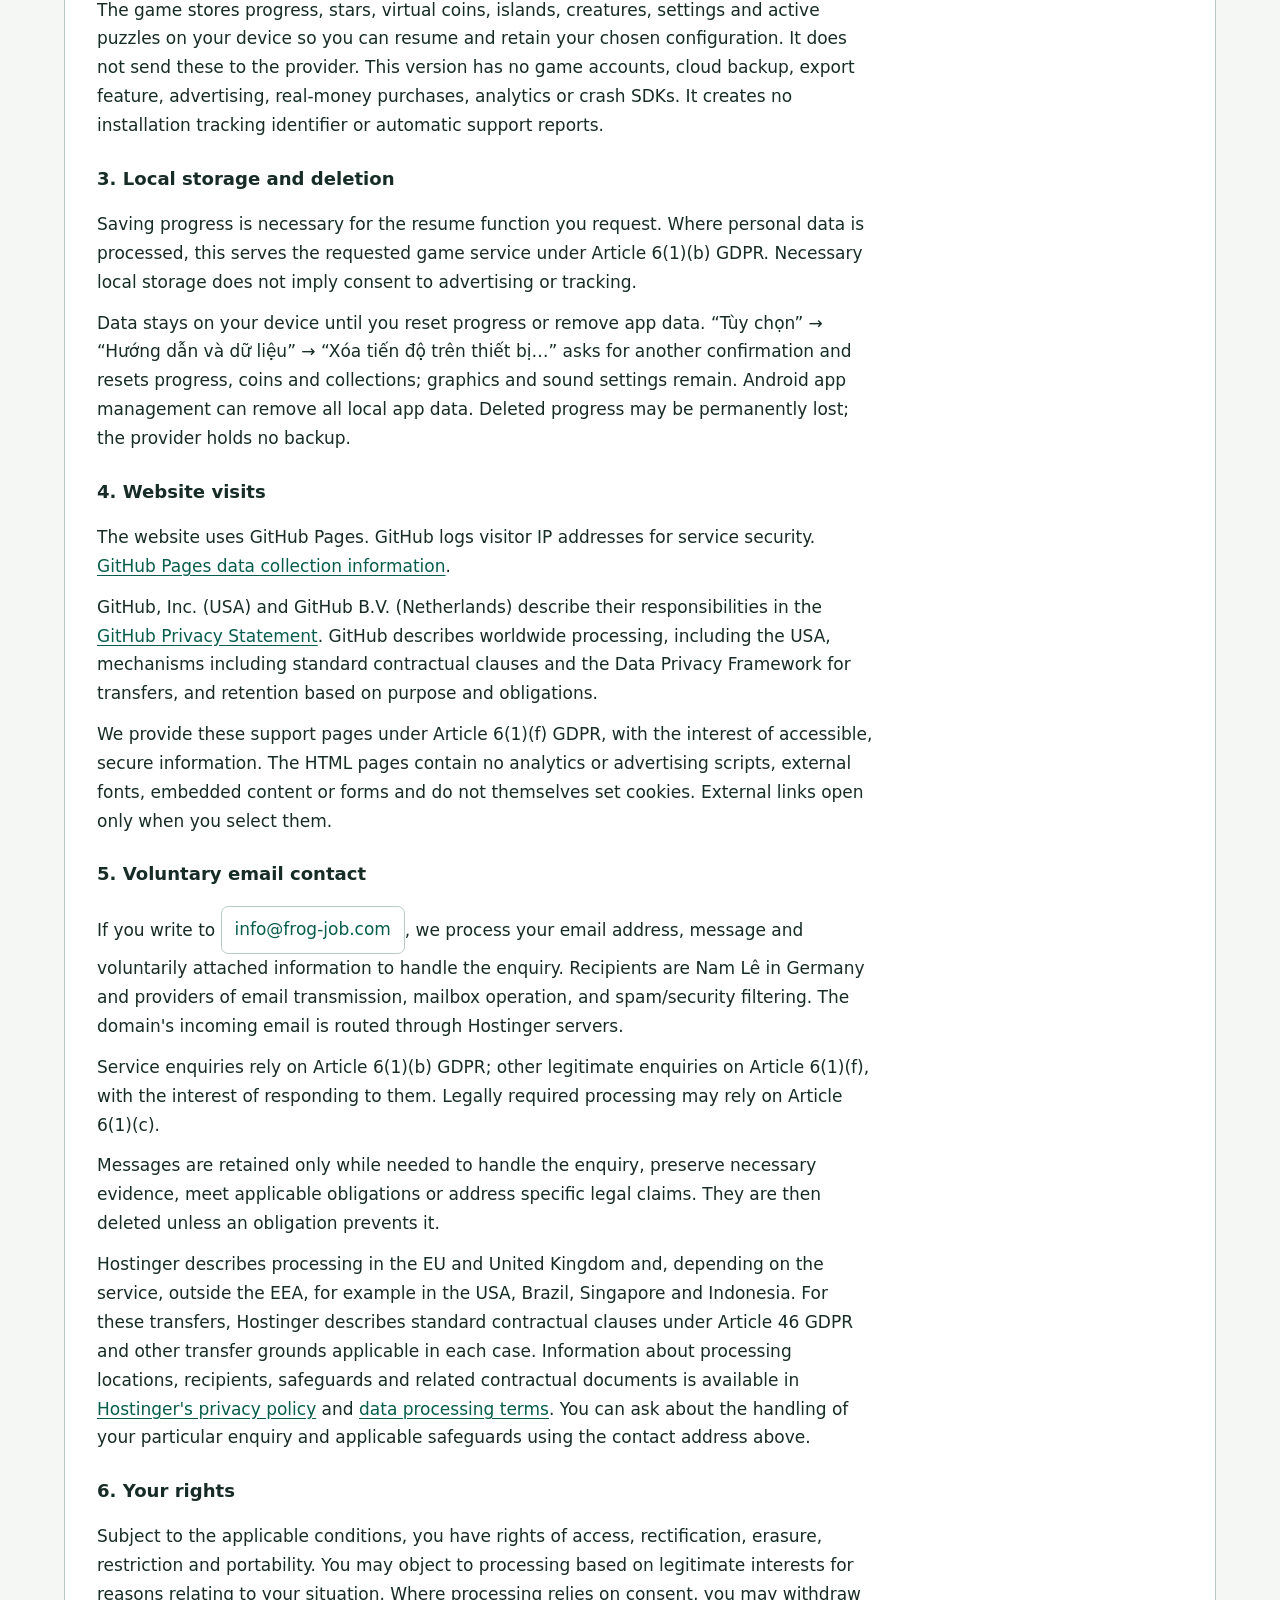
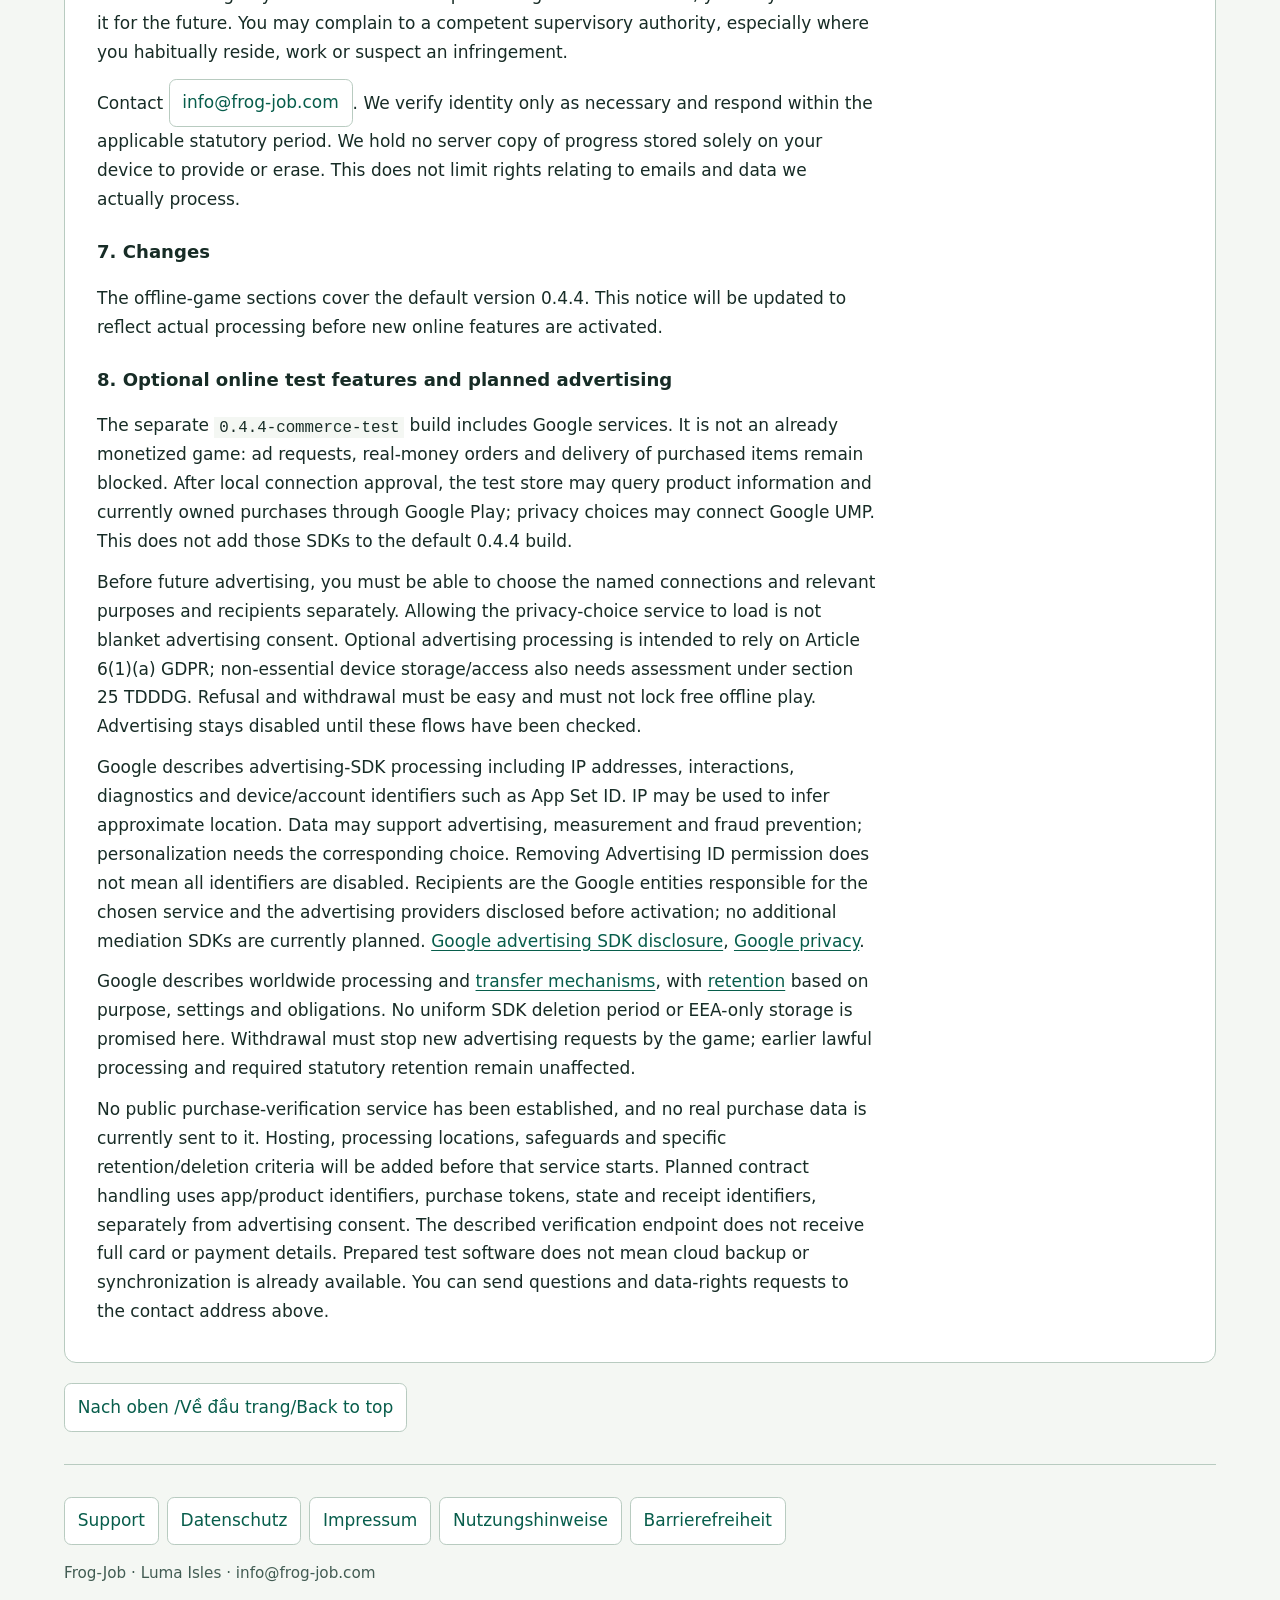
<file: privacy.html>
<!doctype html>
<html lang="de">
<head><meta charset="utf-8"><meta name="viewport" content="width=device-width,initial-scale=1"><meta http-equiv="Content-Security-Policy" content="default-src 'none'; style-src 'self'; base-uri 'none'; form-action 'none'; connect-src 'none'"><meta name="referrer" content="no-referrer"><meta name="robots" content="noindex,nofollow"><title>Frog-Job · Luma Isles — Datenschutz</title><link rel="stylesheet" href="site.css"></head>
<body id="top"><a class="skip" href="#main">Zum Inhalt</a>
<header><a class="brand" href="index.html">Frog-Job · Luma Isles</a>
<nav class="nav" aria-label="Hauptnavigation"><a href="index.html">Support</a><a href="privacy.html" aria-current="page">Datenschutz</a><a href="impressum.html">Impressum</a><a href="terms.html">Nutzungshinweise</a><a href="accessibility.html">Barrierefreiheit</a></nav>
<nav class="languages" aria-label="Sprache / Ngôn ngữ / Language"><a href="#de" lang="de" hreflang="de">Deutsch</a><a href="#vi" lang="vi" hreflang="vi">Tiếng Việt</a><a href="#en" lang="en" hreflang="en">English</a></nav></header>
<main id="main"><h1>Datenschutz / <span lang="vi">Quyền riêng tư</span> / <span lang="en">Privacy</span></h1><p class="eyebrow">Stand / <span lang="vi">Cập nhật</span> / <span lang="en">Updated</span>: <time datetime="2026-11-24">2026-11-24</time></p>
<section id="de" lang="de" aria-labelledby="de-title"><h2 id="de-title">Deutsch — Datenschutzhinweise</h2>
<h3>1. Verantwortliche Person und Geltungsbereich</h3><address>Nam Lê<br>Geest Anger 6<br>24855 Jübek<br>Deutschland</address><p>Marke: Frog-Job. Kontakt: <a class="contact-link" href="mailto:info@frog-job.com">info@frog-job.com</a></p><p>Diese Hinweise betreffen Luma Isles 0.4.4 (<code>com.lumaisles.prototype</code>), diese Website und freiwillige E-Mail-Anfragen.</p>
<h3>2. Das Offline-Spiel</h3><p>Das Spiel speichert Fortschritt, Sterne, virtuelle Münzen, Inseln, Kreaturen, Einstellungen und laufende Rätsel auf Ihrem Gerät. Die Daten ermöglichen das Fortsetzen und die gewählte Konfiguration. Das Spiel übermittelt sie nicht an den Anbieter. Die beschriebene Fassung hat keine Spielkonten, Cloud-Sicherung, Exportfunktion, Werbung, Echtgeldkäufe, Analyse- oder Crash-SDKs. Sie erstellt keine Installations-Tracking-ID und sendet keine automatischen Supportberichte.</p>
<h3>3. Lokale Speicherung und Löschen</h3><p>Die Speicherung ist für die von Ihnen angeforderte Fortsetzungsfunktion erforderlich. Soweit personenbezogene Daten verarbeitet werden, dient dies der gewünschten Spielleistung nach Art. 6 Abs. 1 Buchst. b DSGVO. Die notwendige lokale Speicherung erteilt keine Zustimmung zu Werbung oder Tracking.</p><p>Die Daten bleiben lokal, bis Sie Fortschritt zurücksetzen oder App-Daten entfernen. „Tùy chọn“ → „Hướng dẫn và dữ liệu“ → „Xóa tiến độ trên thiết bị…“ verlangt eine weitere Bestätigung und setzt Fortschritt, Münzen und Sammlungen zurück; Grafik- und Toneinstellungen bleiben erhalten. Androids App-Verwaltung kann sämtliche lokalen App-Daten entfernen. Gelöschter Fortschritt kann dauerhaft verloren sein; der Anbieter hält keine Sicherungskopie.</p>
<h3>4. Besuch dieser Website</h3><p>Die Website verwendet GitHub Pages. GitHub protokolliert Besucher-IP-Adressen für die Sicherheit des Dienstes. <a href="https://docs.github.com/en/pages/getting-started-with-github-pages/what-is-github-pages#data-collection" rel="noreferrer noopener" referrerpolicy="no-referrer">GitHub Pages: Datenerfassung</a>.</p><p>GitHub, Inc. (USA) und GitHub B.V. (Niederlande) erläutern ihre Verantwortlichkeiten in der <a href="https://docs.github.com/en/site-policy/privacy-policies/github-general-privacy-statement" rel="noreferrer noopener" referrerpolicy="no-referrer">GitHub-Datenschutzerklärung</a>. GitHub nennt weltweite Verarbeitung einschließlich der USA, unter anderem Standardvertragsklauseln und das Data Privacy Framework für Übermittlungen sowie zweck- und pflichtabhängige Aufbewahrung.</p><p>Unsere Bereitstellung dieser Supportinformationen beruht auf Art. 6 Abs. 1 Buchst. f DSGVO: eine erreichbare, sichere Informationsseite. Die HTML-Seiten enthalten keine Analyse- oder Werbeskripte, externen Schriftarten, eingebetteten Medien oder Formulare und setzen selbst keine Cookies. Externe Links werden erst durch Ihre Auswahl geöffnet.</p>
<h3>5. Freiwilliger E-Mail-Kontakt</h3><p>Bei einer Nachricht an <a class="contact-link" href="mailto:info@frog-job.com">info@frog-job.com</a> verarbeiten wir Ihre E-Mail-Adresse, den Nachrichteninhalt und freiwillig beigefügte Angaben zur Bearbeitung des Anliegens. Empfänger sind Nam Lê in Deutschland sowie Dienstleister für E-Mail-Übermittlung, Postfachbetrieb und Spam-/Sicherheitsfilterung. Der eingehende E-Mail-Verkehr der Domain wird über Hostinger-Server geleitet.</p><p>Leistungsbezogene Anfragen beruhen auf Art. 6 Abs. 1 Buchst. b DSGVO; andere berechtigte Anfragen auf Art. 6 Abs. 1 Buchst. f DSGVO mit dem Interesse, sie zu beantworten. Erforderliche gesetzliche Verarbeitung kann auf Art. 6 Abs. 1 Buchst. c DSGVO beruhen.</p><p>Nachrichten bleiben nur aufbewahrt, solange Bearbeitung, notwendige Nachweise, geltende Pflichten oder konkrete Rechtsansprüche dies erfordern. Danach werden sie gelöscht, soweit keine Pflicht entgegensteht.</p><p>Hostinger beschreibt Verarbeitungen unter anderem in der EU und im Vereinigten Königreich sowie – abhängig vom Dienst – außerhalb des EWR, etwa in den USA, Brasilien, Singapur und Indonesien. Für solche Übermittlungen beschreibt Hostinger insbesondere Standardvertragsklauseln nach Art. 46 DSGVO und weitere jeweils anwendbare Übermittlungsgrundlagen. Angaben zu Verarbeitungsorten, Empfängern und Schutzmaßnahmen sowie zu den zugehörigen Vertragsunterlagen finden Sie in <a href="https://www.hostinger.com/legal/privacy-policy" rel="noreferrer noopener" referrerpolicy="no-referrer">Hostingers Datenschutzhinweisen</a> und <a href="https://www.hostinger.com/legal/dpa" rel="noreferrer noopener" referrerpolicy="no-referrer">Auftragsverarbeitungsbedingungen</a>. Auskunft zu der Bearbeitung Ihrer konkreten Anfrage und den einschlägigen Schutzmaßnahmen erhalten Sie über die oben genannte Kontaktadresse.</p>
<h3>6. Ihre Rechte</h3><p>Unter den jeweiligen Voraussetzungen können Sie Auskunft, Berichtigung, Löschung, Einschränkung und Datenübertragbarkeit verlangen. Sie können einer Verarbeitung aufgrund berechtigter Interessen aus Gründen Ihrer besonderen Situation widersprechen. Beruht eine Verarbeitung auf Einwilligung, können Sie diese für die Zukunft widerrufen. Sie können sich bei einer zuständigen Datenschutzaufsichtsbehörde beschweren, insbesondere an Ihrem gewöhnlichen Aufenthaltsort, Arbeitsplatz oder Ort eines vermuteten Verstoßes.</p><p>Kontaktieren Sie <a class="contact-link" href="mailto:info@frog-job.com">info@frog-job.com</a>. Wir prüfen Ihre Identität nur soweit erforderlich und antworten innerhalb der geltenden gesetzlichen Frist. Für ausschließlich lokale Spielstände besitzen wir keine Serverkopie zum Herausgeben oder Löschen. Die Rechte bezüglich tatsächlich von uns verarbeiteter E-Mails und Daten bleiben unberührt.</p>
<h3>7. Änderungen</h3><p>Die Abschnitte zum Offline-Spiel betreffen die Standardfassung 0.4.4. Für später aktivierte Online-Funktionen werden diese Hinweise vor ihrer Freischaltung an die tatsächliche Verarbeitung angepasst.</p>
<h3>8. Optionale Online-Testfunktionen und geplante Werbung</h3><p>Die getrennte Fassung <code>0.4.4-commerce-test</code> enthält Google-Dienste. Sie ist kein bereits monetarisierter Spielbetrieb: Werbeabrufe, kostenpflichtige Bestellungen und die Vergabe gekaufter Inhalte bleiben gesperrt. Nach einer lokalen Verbindungsfreigabe kann der Store-Test Produktinformationen und vorhandene Käufe über Google Play abfragen; die Datenschutzauswahl kann Google UMP verbinden. Die Standardfassung 0.4.4 erhält diese SDKs dadurch nicht.</p><p>Vor einer späteren Werbung müssen Sie die benannten Verbindungen sowie die relevanten Zwecke und Anbieter gesondert wählen können. Die Freigabe zum Laden der Datenschutzauswahl ist keine pauschale Werbeeinwilligung. Für die optionale Werbeverarbeitung ist Art. 6 Abs. 1 Buchst. a DSGVO vorgesehen; für nicht erforderliche Gerätespeicherung/-zugriffe ist § 25 TDDDG zu beachten. Ablehnen und Widerrufen müssen einfach sein und dürfen das kostenlose Offline-Spiel nicht sperren. Bis diese Abläufe geprüft sind, bleibt Werbung deaktiviert.</p><p>Google beschreibt für das Werbe-SDK unter anderem IP-Adressen, Interaktionen, Diagnoseinformationen und Geräte-/Kontokennungen einschließlich App Set ID. IP-Adressen können zur ungefähren Ortsbestimmung dienen. Die Daten können Werbung, Messung und Betrugsbekämpfung unterstützen; Personalisierung braucht die entsprechende Auswahl. Die Entfernung der Advertising-ID-Berechtigung bedeutet nicht, dass alle Kennungen abgeschaltet sind. Empfänger sind die für die gewählte Google-Leistung zuständigen Google-Gesellschaften und die vor Aktivierung offengelegten Werbeanbieter; zusätzliche Mediation-SDKs sind derzeit nicht vorgesehen. <a href="https://developers.google.com/admob/android/privacy/play-data-disclosure" rel="noreferrer noopener" referrerpolicy="no-referrer">Google: Daten des Werbe-SDK</a>, <a href="https://policies.google.com/privacy?hl=en" rel="noreferrer noopener" referrerpolicy="no-referrer">Google-Datenschutz</a>.</p><p>Google erläutert weltweite Verarbeitung und <a href="https://policies.google.com/privacy/frameworks?hl=en" rel="noreferrer noopener" referrerpolicy="no-referrer">Übermittlungsinstrumente</a> sowie zweck-, einstellungs- und pflichtabhängige <a href="https://policies.google.com/technologies/retention?hl=en" rel="noreferrer noopener" referrerpolicy="no-referrer">Aufbewahrung</a>. Eine einheitliche SDK-Löschfrist oder ausschließliche EEA-Speicherung wird hier nicht zugesichert. Ein Widerruf soll neue Werbeanfragen des Spiels stoppen; vorherige rechtmäßige Verarbeitung und erforderliche gesetzliche Aufbewahrung bleiben unberührt.</p><p>Der öffentliche Kauf-Verifikationsserver ist noch nicht eingerichtet; aktuell werden keine echten Kaufdaten dorthin übertragen. Vor einem solchen Dienst werden Hosting, Verarbeitungsorte, Schutzmaßnahmen und konkrete Speicher-/Löschkriterien ergänzt. Geplant sind App-/Produktkennung, Kauf-Token, Status und Belegschlüssel für die Vertragsabwicklung, getrennt von Werbeeinwilligung. Der beschriebene Verifikationsendpoint erhält keine vollständigen Karten- oder Zahlungsdaten. Die Testsoftware ist keine bereits verfügbare Cloud-Sicherung oder Synchronisation. Fragen und Betroffenenanliegen können Sie an die oben genannte Kontaktadresse richten.</p>
</section>
<section id="vi" lang="vi" aria-labelledby="vi-title"><h2 id="vi-title">Tiếng Việt — Thông báo quyền riêng tư</h2>
<h3>1. Người chịu trách nhiệm và phạm vi</h3><address>Nam Lê<br>Geest Anger 6<br>24855 Jübek<br>Deutschland</address><p>Thương hiệu: Frog-Job. Liên hệ: <a class="contact-link" href="mailto:info@frog-job.com">info@frog-job.com</a></p><p>Thông báo này áp dụng cho Luma Isles 0.4.4 (<code>com.lumaisles.prototype</code>), website này và email tự nguyện.</p>
<h3>2. Game ngoại tuyến</h3><p>Game lưu tiến độ, sao, xu ảo, đảo, sinh vật, tùy chọn và câu đố đang chơi trên thiết bị để bạn tiếp tục và giữ cấu hình đã chọn. Game không gửi chúng tới người cung cấp. Bản được mô tả không có tài khoản game, sao lưu đám mây, chức năng xuất dữ liệu, quảng cáo, mua hàng tiền thật hoặc SDK phân tích/báo lỗi. Game không tạo ID theo dõi bản cài hoặc tự gửi báo cáo hỗ trợ.</p>
<h3>3. Lưu cục bộ và xóa</h3><p>Lưu tiến độ cần cho chức năng tiếp tục bạn yêu cầu. Khi có xử lý dữ liệu cá nhân, mục đích là cung cấp trải nghiệm chơi bạn yêu cầu theo Điều 6(1)(b) GDPR. Lưu cục bộ cần thiết không tạo sự đồng ý với quảng cáo hoặc theo dõi.</p><p>Dữ liệu nằm trên thiết bị tới khi bạn đặt lại tiến độ hoặc xóa dữ liệu app. “Tùy chọn” → “Hướng dẫn và dữ liệu” → “Xóa tiến độ trên thiết bị…” yêu cầu xác nhận thêm rồi đặt lại tiến độ, xu và bộ sưu tập; tùy chọn đồ họa/âm thanh được giữ. Quản lý ứng dụng Android có thể xóa toàn bộ dữ liệu app. Tiến độ đã xóa có thể mất vĩnh viễn; người cung cấp không giữ bản sao lưu.</p>
<h3>4. Truy cập website</h3><p>Website dùng GitHub Pages. GitHub ghi nhận IP của khách truy cập để bảo vệ dịch vụ. <a href="https://docs.github.com/en/pages/getting-started-with-github-pages/what-is-github-pages#data-collection" rel="noreferrer noopener" referrerpolicy="no-referrer">GitHub Pages: thông tin thu thập dữ liệu</a>.</p><p>GitHub, Inc. (Hoa Kỳ) và GitHub B.V. (Hà Lan) mô tả trách nhiệm trong <a href="https://docs.github.com/en/site-policy/privacy-policies/github-general-privacy-statement" rel="noreferrer noopener" referrerpolicy="no-referrer">chính sách riêng tư GitHub</a>. GitHub nêu việc xử lý toàn cầu, gồm Hoa Kỳ, các cơ chế như điều khoản hợp đồng tiêu chuẩn và Data Privacy Framework cho chuyển dữ liệu, cùng tiêu chí lưu theo mục đích/nghĩa vụ.</p><p>Việc cung cấp thông tin hỗ trợ này dựa trên Điều 6(1)(f) GDPR với lợi ích là trang thông tin dễ truy cập, an toàn. Các trang HTML không chứa mã phân tích/quảng cáo, font bên ngoài, nội dung nhúng hoặc biểu mẫu và không tự đặt cookie. Liên kết bên ngoài chỉ mở khi bạn chọn.</p>
<h3>5. Email tự nguyện</h3><p>Khi bạn gửi tới <a class="contact-link" href="mailto:info@frog-job.com">info@frog-job.com</a>, chúng tôi xử lý địa chỉ email, nội dung và thông tin tự nguyện đính kèm để giải quyết yêu cầu. Bên nhận là Nam Lê tại Đức và các nhà cung cấp dịch vụ truyền email, vận hành hộp thư, lọc thư rác và bảo mật. Thư đến tên miền được chuyển qua máy chủ Hostinger.</p><p>Yêu cầu về dịch vụ dựa trên Điều 6(1)(b) GDPR; yêu cầu chính đáng khác dựa trên Điều 6(1)(f), với lợi ích là trả lời yêu cầu. Xử lý bắt buộc theo luật có thể dựa trên Điều 6(1)(c).</p><p>Thư chỉ được giữ khi còn cần giải quyết yêu cầu, lưu bằng chứng cần thiết, thực hiện nghĩa vụ áp dụng hoặc yêu cầu pháp lý cụ thể. Sau đó sẽ xóa nếu không có nghĩa vụ ngược lại.</p><p>Hostinger mô tả việc xử lý tại EU, Vương quốc Anh và, tùy dịch vụ, ngoài Khu vực Kinh tế châu Âu, ví dụ Hoa Kỳ, Brazil, Singapore và Indonesia. Với các lần chuyển này, Hostinger nêu các điều khoản hợp đồng tiêu chuẩn theo Điều 46 GDPR và những căn cứ chuyển dữ liệu khác áp dụng trong từng trường hợp. Thông tin về nơi xử lý, bên nhận, biện pháp bảo vệ và tài liệu hợp đồng có trong <a href="https://www.hostinger.com/legal/privacy-policy" rel="noreferrer noopener" referrerpolicy="no-referrer">chính sách riêng tư Hostinger</a> và <a href="https://www.hostinger.com/legal/dpa" rel="noreferrer noopener" referrerpolicy="no-referrer">điều khoản xử lý dữ liệu</a>. Bạn có thể hỏi về cách xử lý yêu cầu cụ thể và các biện pháp bảo vệ áp dụng qua địa chỉ liên hệ nêu trên.</p>
<h3>6. Quyền của bạn</h3><p>Theo điều kiện áp dụng, bạn có quyền được biết dữ liệu, sửa, xóa, hạn chế xử lý và chuyển dữ liệu. Bạn có thể phản đối xử lý dựa trên lợi ích chính đáng vì hoàn cảnh riêng. Nếu việc xử lý dựa trên đồng ý, bạn có thể rút lại cho tương lai. Bạn có thể khiếu nại tới cơ quan bảo vệ dữ liệu có thẩm quyền, đặc biệt tại nơi thường trú, làm việc hoặc nơi nghi có vi phạm.</p><p>Liên hệ <a class="contact-link" href="mailto:info@frog-job.com">info@frog-job.com</a>. Chúng tôi chỉ xác minh danh tính khi cần và phản hồi theo thời hạn luật áp dụng. Chúng tôi không có bản sao máy chủ của tiến độ chỉ nằm trên thiết bị để cung cấp hoặc xóa. Điều này không hạn chế quyền với email và dữ liệu chúng tôi thực sự xử lý.</p>
<h3>7. Thay đổi</h3><p>Các phần về game ngoại tuyến áp dụng cho bản mặc định 0.4.4. Thông báo sẽ được cập nhật theo xử lý dữ liệu thực tế trước khi mở chức năng trực tuyến mới.</p>
<h3>8. Chức năng trực tuyến thử và quảng cáo dự kiến</h3><p>Bản riêng <code>0.4.4-commerce-test</code> có dịch vụ Google. Đây chưa phải game đã kiếm tiền: yêu cầu quảng cáo, đặt mua tiền thật và cấp tài sản mua vẫn khóa. Sau khi cho phép kết nối cục bộ, cửa hàng thử có thể đọc thông tin sản phẩm và giao dịch đang sở hữu từ Google Play; phần lựa chọn riêng tư có thể kết nối Google UMP. Điều này không tự thêm SDK vào bản mặc định 0.4.4.</p><p>Trước khi có quảng cáo thật, bạn phải được chọn riêng các kết nối được nêu, mục đích và bên nhận liên quan. Cho phép tải phần lựa chọn riêng tư không đồng nghĩa đồng ý toàn bộ quảng cáo. Xử lý quảng cáo tùy chọn dự kiến dựa trên Điều 6(1)(a) GDPR; lưu/truy cập thông tin không thiết yếu trên thiết bị còn cần đối chiếu § 25 TDDDG. Từ chối và rút lựa chọn phải dễ, không khóa game ngoại tuyến miễn phí. Quảng cáo tiếp tục tắt tới khi các luồng này được kiểm tra.</p><p>Google mô tả SDK quảng cáo xử lý các dữ liệu như IP, tương tác, chẩn đoán và mã thiết bị/tài khoản, gồm App Set ID. IP có thể dùng để suy ra vị trí gần đúng. Dữ liệu có thể phục vụ quảng cáo, đo lường và chống gian lận; cá nhân hóa cần lựa chọn tương ứng. Xóa quyền Advertising ID không có nghĩa đã tắt mọi định danh. Bên nhận là các đơn vị Google chịu trách nhiệm cho dịch vụ được chọn và những nhà cung cấp quảng cáo được công bố trước khi bật; hiện chưa dự kiến SDK hòa giải quảng cáo bổ sung. <a href="https://developers.google.com/admob/android/privacy/play-data-disclosure" rel="noreferrer noopener" referrerpolicy="no-referrer">Dữ liệu SDK quảng cáo Google</a>, <a href="https://policies.google.com/privacy?hl=en" rel="noreferrer noopener" referrerpolicy="no-referrer">riêng tư Google</a>.</p><p>Google giải thích việc xử lý toàn cầu và <a href="https://policies.google.com/privacy/frameworks?hl=en" rel="noreferrer noopener" referrerpolicy="no-referrer">cơ chế chuyển dữ liệu</a>, cùng tiêu chí <a href="https://policies.google.com/technologies/retention?hl=en" rel="noreferrer noopener" referrerpolicy="no-referrer">lưu giữ</a> theo mục đích, cài đặt và nghĩa vụ. Thông báo này không hứa một thời hạn xóa chung cho mọi dữ liệu SDK hoặc chỉ lưu tại EEA. Rút đồng ý phải dừng yêu cầu quảng cáo mới từ game; xử lý hợp pháp trước đó và lưu giữ bắt buộc theo luật vẫn được bảo lưu.</p><p>Máy chủ xác minh mua công khai chưa được thiết lập; hiện chưa có dữ liệu mua thật gửi tới đó. Trước khi chạy dịch vụ này, thông báo sẽ bổ sung hosting, nơi xử lý, biện pháp bảo vệ và tiêu chí lưu/xóa cụ thể. Dự kiến dùng mã app/sản phẩm, token mua, trạng thái và mã biên nhận để thực hiện hợp đồng, tách khỏi đồng ý quảng cáo. Endpoint xác minh được mô tả không nhận đầy đủ thông tin thẻ hoặc thanh toán. Phần mềm thử không có nghĩa hiện đã có sao lưu đám mây hoặc đồng bộ. Bạn có thể gửi câu hỏi và yêu cầu về dữ liệu qua địa chỉ liên hệ nêu trên.</p>
</section>
<section id="en" lang="en" aria-labelledby="en-title"><h2 id="en-title">English — Privacy notice</h2>
<h3>1. Controller and scope</h3><address>Nam Lê<br>Geest Anger 6<br>24855 Jübek<br>Deutschland</address><p>Brand: Frog-Job. Contact: <a class="contact-link" href="mailto:info@frog-job.com">info@frog-job.com</a></p><p>This notice covers Luma Isles 0.4.4 (<code>com.lumaisles.prototype</code>), this website and voluntary email enquiries.</p>
<h3>2. The offline game</h3><p>The game stores progress, stars, virtual coins, islands, creatures, settings and active puzzles on your device so you can resume and retain your chosen configuration. It does not send these to the provider. This version has no game accounts, cloud backup, export feature, advertising, real-money purchases, analytics or crash SDKs. It creates no installation tracking identifier or automatic support reports.</p>
<h3>3. Local storage and deletion</h3><p>Saving progress is necessary for the resume function you request. Where personal data is processed, this serves the requested game service under Article 6(1)(b) GDPR. Necessary local storage does not imply consent to advertising or tracking.</p><p>Data stays on your device until you reset progress or remove app data. “Tùy chọn” → “Hướng dẫn và dữ liệu” → “Xóa tiến độ trên thiết bị…” asks for another confirmation and resets progress, coins and collections; graphics and sound settings remain. Android app management can remove all local app data. Deleted progress may be permanently lost; the provider holds no backup.</p>
<h3>4. Website visits</h3><p>The website uses GitHub Pages. GitHub logs visitor IP addresses for service security. <a href="https://docs.github.com/en/pages/getting-started-with-github-pages/what-is-github-pages#data-collection" rel="noreferrer noopener" referrerpolicy="no-referrer">GitHub Pages data collection information</a>.</p><p>GitHub, Inc. (USA) and GitHub B.V. (Netherlands) describe their responsibilities in the <a href="https://docs.github.com/en/site-policy/privacy-policies/github-general-privacy-statement" rel="noreferrer noopener" referrerpolicy="no-referrer">GitHub Privacy Statement</a>. GitHub describes worldwide processing, including the USA, mechanisms including standard contractual clauses and the Data Privacy Framework for transfers, and retention based on purpose and obligations.</p><p>We provide these support pages under Article 6(1)(f) GDPR, with the interest of accessible, secure information. The HTML pages contain no analytics or advertising scripts, external fonts, embedded content or forms and do not themselves set cookies. External links open only when you select them.</p>
<h3>5. Voluntary email contact</h3><p>If you write to <a class="contact-link" href="mailto:info@frog-job.com">info@frog-job.com</a>, we process your email address, message and voluntarily attached information to handle the enquiry. Recipients are Nam Lê in Germany and providers of email transmission, mailbox operation, and spam/security filtering. The domain's incoming email is routed through Hostinger servers.</p><p>Service enquiries rely on Article 6(1)(b) GDPR; other legitimate enquiries on Article 6(1)(f), with the interest of responding to them. Legally required processing may rely on Article 6(1)(c).</p><p>Messages are retained only while needed to handle the enquiry, preserve necessary evidence, meet applicable obligations or address specific legal claims. They are then deleted unless an obligation prevents it.</p><p>Hostinger describes processing in the EU and United Kingdom and, depending on the service, outside the EEA, for example in the USA, Brazil, Singapore and Indonesia. For these transfers, Hostinger describes standard contractual clauses under Article 46 GDPR and other transfer grounds applicable in each case. Information about processing locations, recipients, safeguards and related contractual documents is available in <a href="https://www.hostinger.com/legal/privacy-policy" rel="noreferrer noopener" referrerpolicy="no-referrer">Hostinger's privacy policy</a> and <a href="https://www.hostinger.com/legal/dpa" rel="noreferrer noopener" referrerpolicy="no-referrer">data processing terms</a>. You can ask about the handling of your particular enquiry and applicable safeguards using the contact address above.</p>
<h3>6. Your rights</h3><p>Subject to the applicable conditions, you have rights of access, rectification, erasure, restriction and portability. You may object to processing based on legitimate interests for reasons relating to your situation. Where processing relies on consent, you may withdraw it for the future. You may complain to a competent supervisory authority, especially where you habitually reside, work or suspect an infringement.</p><p>Contact <a class="contact-link" href="mailto:info@frog-job.com">info@frog-job.com</a>. We verify identity only as necessary and respond within the applicable statutory period. We hold no server copy of progress stored solely on your device to provide or erase. This does not limit rights relating to emails and data we actually process.</p>
<h3>7. Changes</h3><p>The offline-game sections cover the default version 0.4.4. This notice will be updated to reflect actual processing before new online features are activated.</p>
<h3>8. Optional online test features and planned advertising</h3><p>The separate <code>0.4.4-commerce-test</code> build includes Google services. It is not an already monetized game: ad requests, real-money orders and delivery of purchased items remain blocked. After local connection approval, the test store may query product information and currently owned purchases through Google Play; privacy choices may connect Google UMP. This does not add those SDKs to the default 0.4.4 build.</p><p>Before future advertising, you must be able to choose the named connections and relevant purposes and recipients separately. Allowing the privacy-choice service to load is not blanket advertising consent. Optional advertising processing is intended to rely on Article 6(1)(a) GDPR; non-essential device storage/access also needs assessment under section 25 TDDDG. Refusal and withdrawal must be easy and must not lock free offline play. Advertising stays disabled until these flows have been checked.</p><p>Google describes advertising-SDK processing including IP addresses, interactions, diagnostics and device/account identifiers such as App Set ID. IP may be used to infer approximate location. Data may support advertising, measurement and fraud prevention; personalization needs the corresponding choice. Removing Advertising ID permission does not mean all identifiers are disabled. Recipients are the Google entities responsible for the chosen service and the advertising providers disclosed before activation; no additional mediation SDKs are currently planned. <a href="https://developers.google.com/admob/android/privacy/play-data-disclosure" rel="noreferrer noopener" referrerpolicy="no-referrer">Google advertising SDK disclosure</a>, <a href="https://policies.google.com/privacy?hl=en" rel="noreferrer noopener" referrerpolicy="no-referrer">Google privacy</a>.</p><p>Google describes worldwide processing and <a href="https://policies.google.com/privacy/frameworks?hl=en" rel="noreferrer noopener" referrerpolicy="no-referrer">transfer mechanisms</a>, with <a href="https://policies.google.com/technologies/retention?hl=en" rel="noreferrer noopener" referrerpolicy="no-referrer">retention</a> based on purpose, settings and obligations. No uniform SDK deletion period or EEA-only storage is promised here. Withdrawal must stop new advertising requests by the game; earlier lawful processing and required statutory retention remain unaffected.</p><p>No public purchase-verification service has been established, and no real purchase data is currently sent to it. Hosting, processing locations, safeguards and specific retention/deletion criteria will be added before that service starts. Planned contract handling uses app/product identifiers, purchase tokens, state and receipt identifiers, separately from advertising consent. The described verification endpoint does not receive full card or payment details. Prepared test software does not mean cloud backup or synchronization is already available. You can send questions and data-rights requests to the contact address above.</p>
</section>
<a class="back-top" href="#top">Nach oben / <span lang="vi">Về đầu trang</span> / <span lang="en">Back to top</span></a></main>
<footer><nav class="footer-nav" aria-label="Rechtliche Seiten"><a href="index.html">Support</a><a href="privacy.html">Datenschutz</a><a href="impressum.html">Impressum</a><a href="terms.html">Nutzungshinweise</a><a href="accessibility.html">Barrierefreiheit</a></nav><p>Frog-Job · Luma Isles · info@frog-job.com</p></footer>
</body></html>
</file>
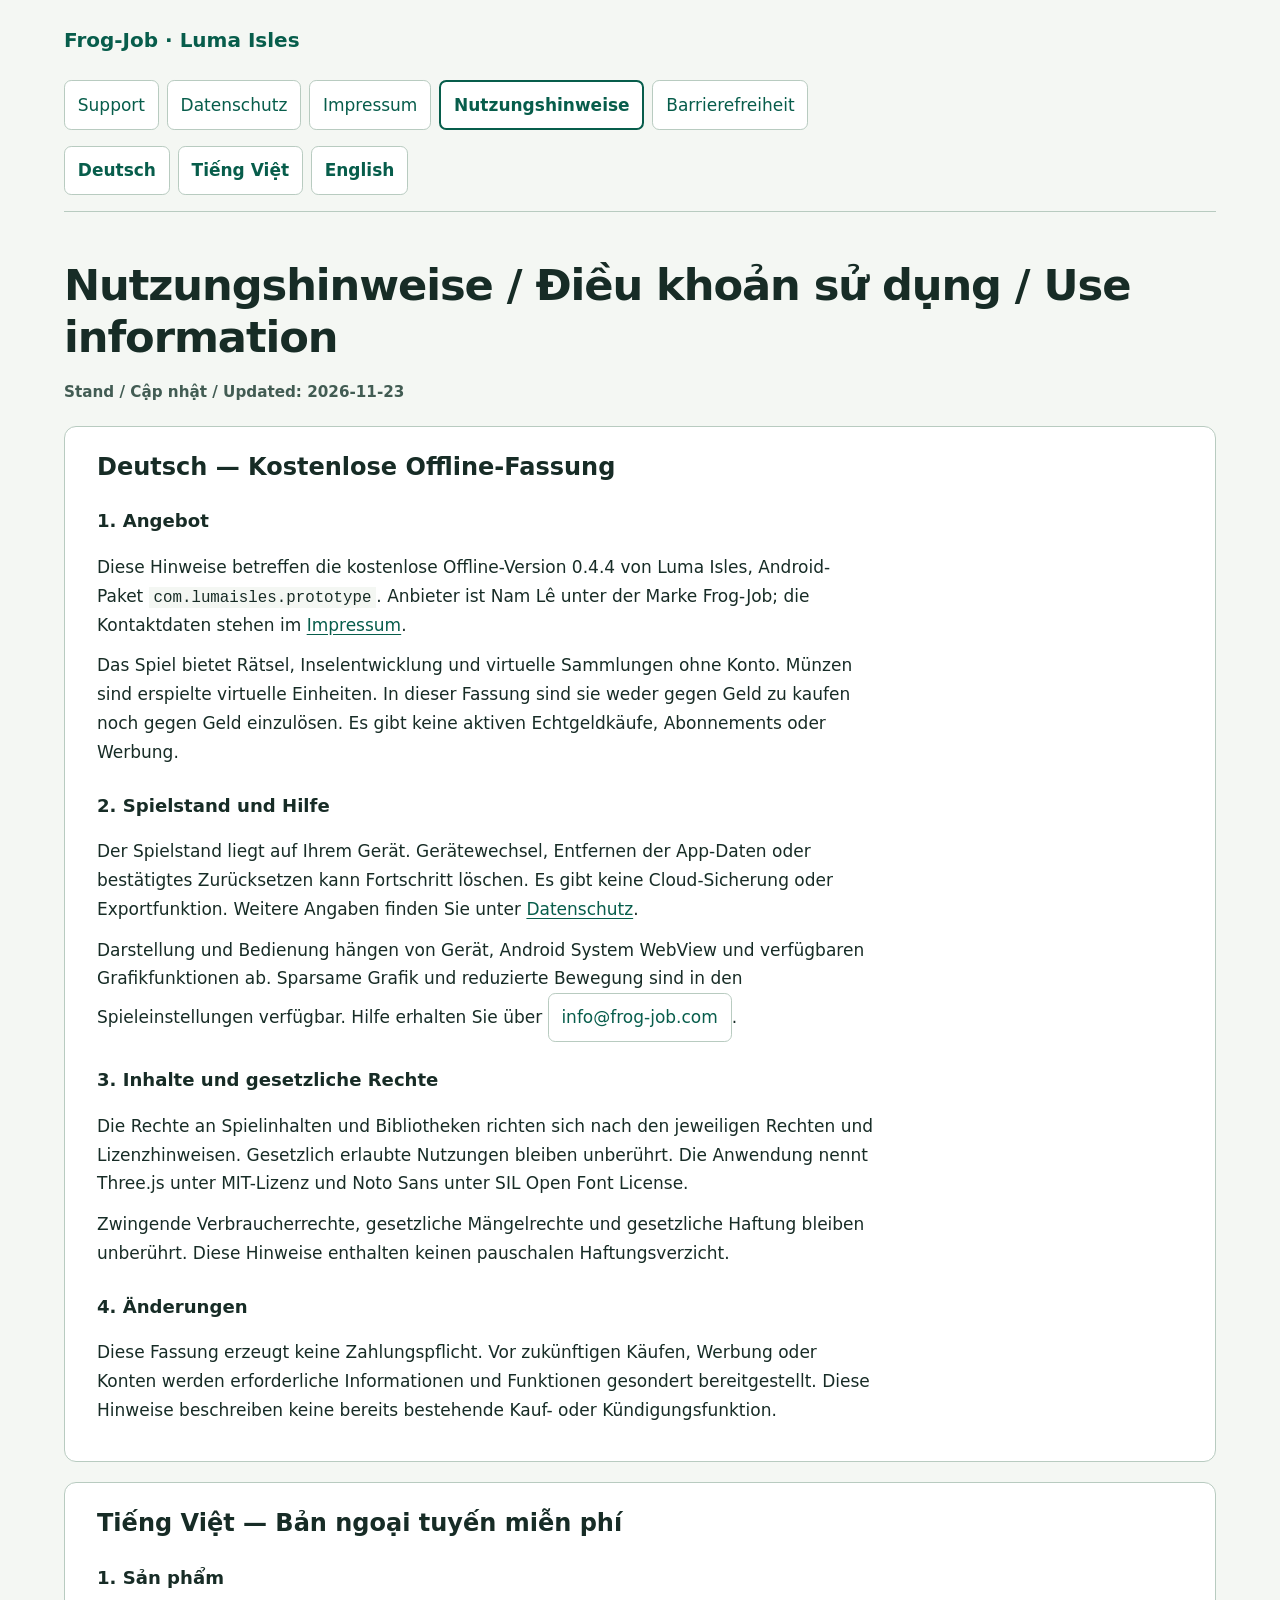
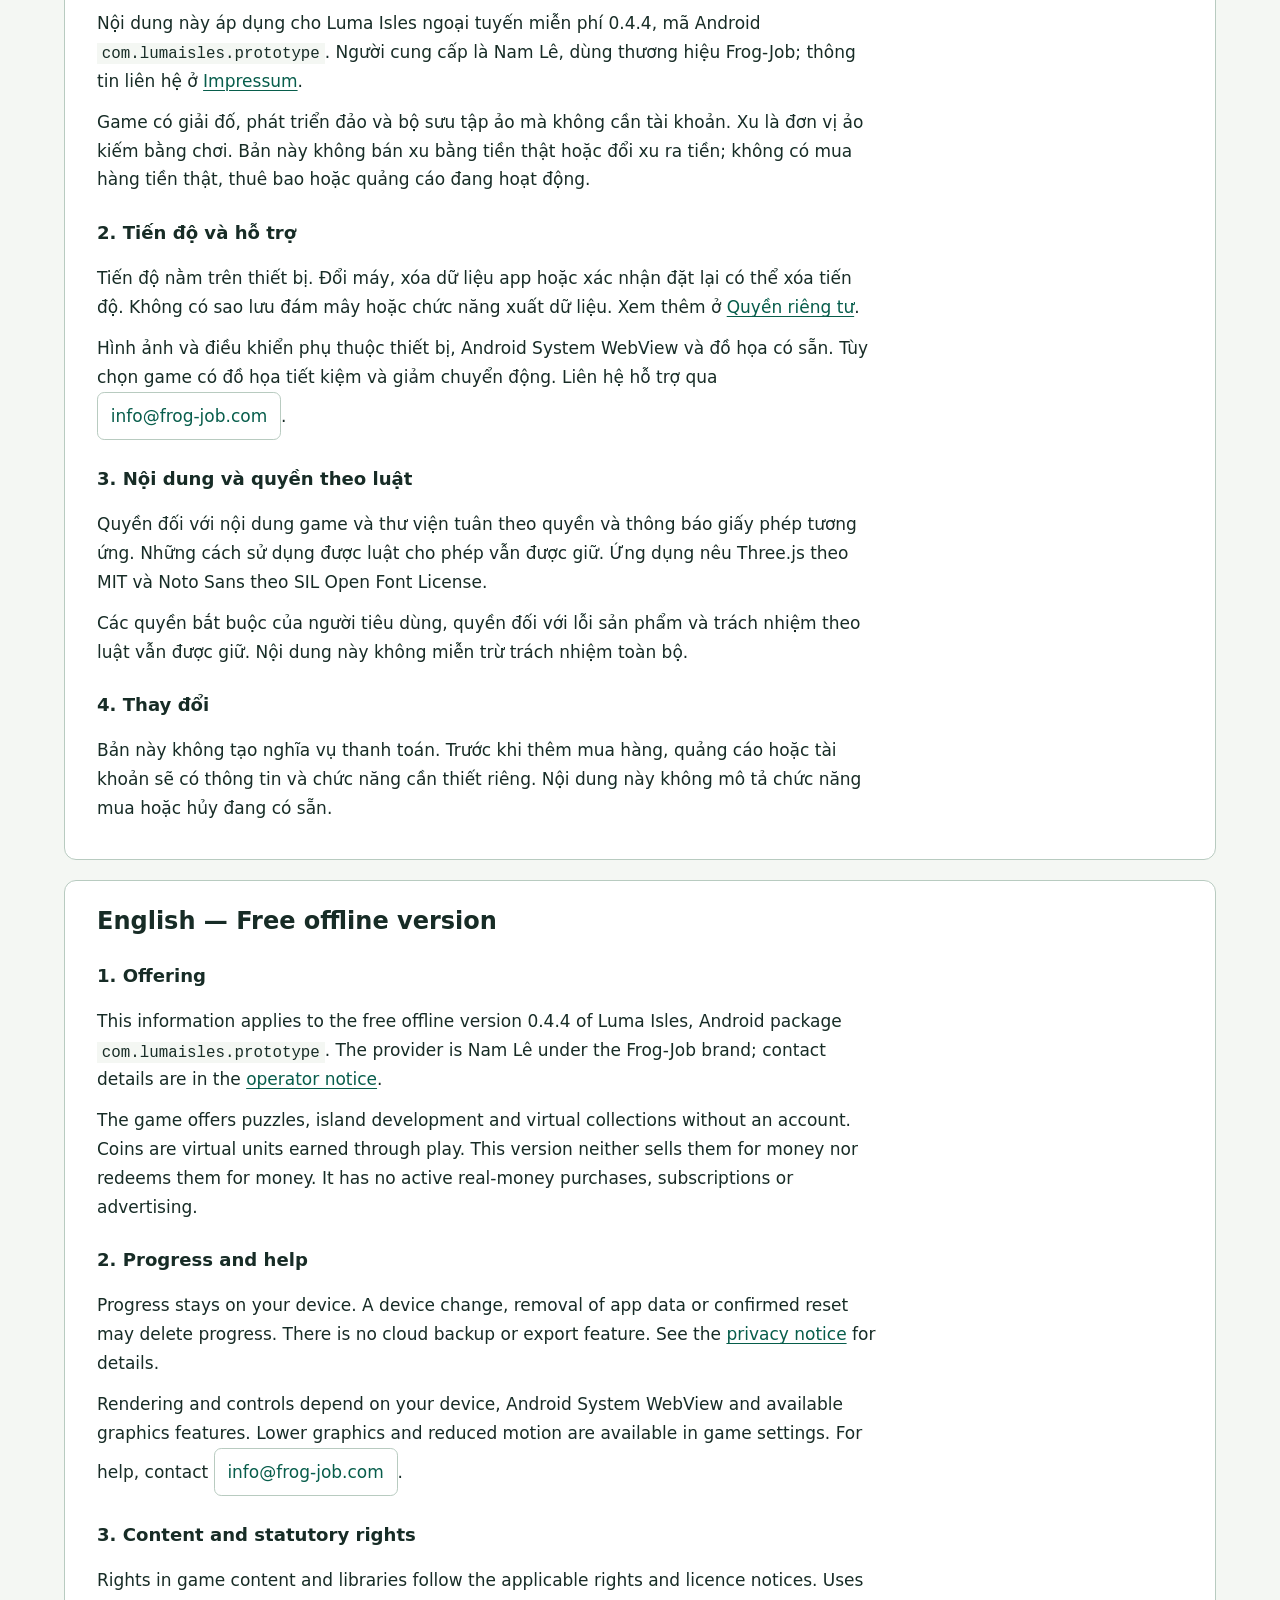
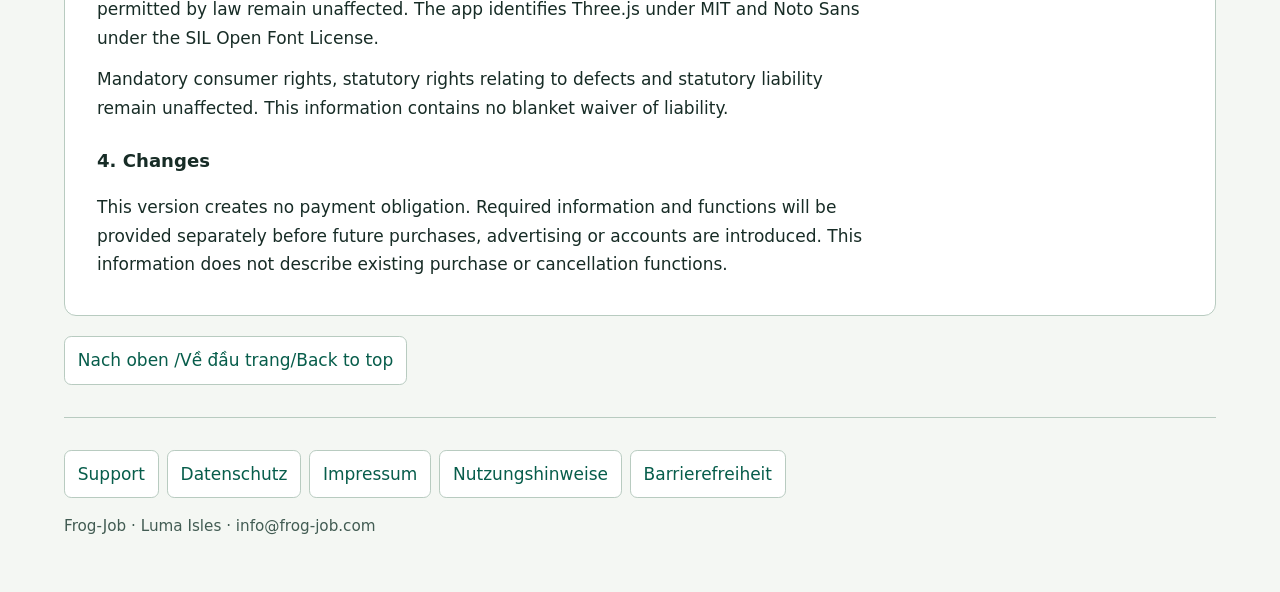
<file: terms.html>
<!doctype html>
<html lang="de">
<head><meta charset="utf-8"><meta name="viewport" content="width=device-width,initial-scale=1"><meta http-equiv="Content-Security-Policy" content="default-src 'none'; style-src 'self'; base-uri 'none'; form-action 'none'; connect-src 'none'"><meta name="referrer" content="no-referrer"><meta name="robots" content="noindex,nofollow"><title>Frog-Job · Luma Isles — Nutzungshinweise</title><link rel="stylesheet" href="site.css"></head>
<body id="top"><a class="skip" href="#main">Zum Inhalt</a>
<header><a class="brand" href="index.html">Frog-Job · Luma Isles</a>
<nav class="nav" aria-label="Hauptnavigation"><a href="index.html">Support</a><a href="privacy.html">Datenschutz</a><a href="impressum.html">Impressum</a><a href="terms.html" aria-current="page">Nutzungshinweise</a><a href="accessibility.html">Barrierefreiheit</a></nav>
<nav class="languages" aria-label="Sprache / Ngôn ngữ / Language"><a href="#de" lang="de" hreflang="de">Deutsch</a><a href="#vi" lang="vi" hreflang="vi">Tiếng Việt</a><a href="#en" lang="en" hreflang="en">English</a></nav></header>
<main id="main"><h1>Nutzungshinweise / <span lang="vi">Điều khoản sử dụng</span> / <span lang="en">Use information</span></h1><p class="eyebrow">Stand / <span lang="vi">Cập nhật</span> / <span lang="en">Updated</span>: <time datetime="2026-11-23">2026-11-23</time></p>
<section id="de" lang="de" aria-labelledby="de-title"><h2 id="de-title">Deutsch — Kostenlose Offline-Fassung</h2>
<h3>1. Angebot</h3><p>Diese Hinweise betreffen die kostenlose Offline-Version 0.4.4 von Luma Isles, Android-Paket <code>com.lumaisles.prototype</code>. Anbieter ist Nam Lê unter der Marke Frog-Job; die Kontaktdaten stehen im <a href="impressum.html#de">Impressum</a>.</p><p>Das Spiel bietet Rätsel, Inselentwicklung und virtuelle Sammlungen ohne Konto. Münzen sind erspielte virtuelle Einheiten. In dieser Fassung sind sie weder gegen Geld zu kaufen noch gegen Geld einzulösen. Es gibt keine aktiven Echtgeldkäufe, Abonnements oder Werbung.</p>
<h3>2. Spielstand und Hilfe</h3><p>Der Spielstand liegt auf Ihrem Gerät. Gerätewechsel, Entfernen der App-Daten oder bestätigtes Zurücksetzen kann Fortschritt löschen. Es gibt keine Cloud-Sicherung oder Exportfunktion. Weitere Angaben finden Sie unter <a href="privacy.html#de">Datenschutz</a>.</p><p>Darstellung und Bedienung hängen von Gerät, Android System WebView und verfügbaren Grafikfunktionen ab. Sparsame Grafik und reduzierte Bewegung sind in den Spieleinstellungen verfügbar. Hilfe erhalten Sie über <a class="contact-link" href="mailto:info@frog-job.com">info@frog-job.com</a>.</p>
<h3>3. Inhalte und gesetzliche Rechte</h3><p>Die Rechte an Spielinhalten und Bibliotheken richten sich nach den jeweiligen Rechten und Lizenzhinweisen. Gesetzlich erlaubte Nutzungen bleiben unberührt. Die Anwendung nennt Three.js unter MIT-Lizenz und Noto Sans unter SIL Open Font License.</p><p>Zwingende Verbraucherrechte, gesetzliche Mängelrechte und gesetzliche Haftung bleiben unberührt. Diese Hinweise enthalten keinen pauschalen Haftungsverzicht.</p>
<h3>4. Änderungen</h3><p>Diese Fassung erzeugt keine Zahlungspflicht. Vor zukünftigen Käufen, Werbung oder Konten werden erforderliche Informationen und Funktionen gesondert bereitgestellt. Diese Hinweise beschreiben keine bereits bestehende Kauf- oder Kündigungsfunktion.</p>
</section>
<section id="vi" lang="vi" aria-labelledby="vi-title"><h2 id="vi-title">Tiếng Việt — Bản ngoại tuyến miễn phí</h2>
<h3>1. Sản phẩm</h3><p>Nội dung này áp dụng cho Luma Isles ngoại tuyến miễn phí 0.4.4, mã Android <code>com.lumaisles.prototype</code>. Người cung cấp là Nam Lê, dùng thương hiệu Frog-Job; thông tin liên hệ ở <a href="impressum.html#vi">Impressum</a>.</p><p>Game có giải đố, phát triển đảo và bộ sưu tập ảo mà không cần tài khoản. Xu là đơn vị ảo kiếm bằng chơi. Bản này không bán xu bằng tiền thật hoặc đổi xu ra tiền; không có mua hàng tiền thật, thuê bao hoặc quảng cáo đang hoạt động.</p>
<h3>2. Tiến độ và hỗ trợ</h3><p>Tiến độ nằm trên thiết bị. Đổi máy, xóa dữ liệu app hoặc xác nhận đặt lại có thể xóa tiến độ. Không có sao lưu đám mây hoặc chức năng xuất dữ liệu. Xem thêm ở <a href="privacy.html#vi">Quyền riêng tư</a>.</p><p>Hình ảnh và điều khiển phụ thuộc thiết bị, Android System WebView và đồ họa có sẵn. Tùy chọn game có đồ họa tiết kiệm và giảm chuyển động. Liên hệ hỗ trợ qua <a class="contact-link" href="mailto:info@frog-job.com">info@frog-job.com</a>.</p>
<h3>3. Nội dung và quyền theo luật</h3><p>Quyền đối với nội dung game và thư viện tuân theo quyền và thông báo giấy phép tương ứng. Những cách sử dụng được luật cho phép vẫn được giữ. Ứng dụng nêu Three.js theo MIT và Noto Sans theo SIL Open Font License.</p><p>Các quyền bắt buộc của người tiêu dùng, quyền đối với lỗi sản phẩm và trách nhiệm theo luật vẫn được giữ. Nội dung này không miễn trừ trách nhiệm toàn bộ.</p>
<h3>4. Thay đổi</h3><p>Bản này không tạo nghĩa vụ thanh toán. Trước khi thêm mua hàng, quảng cáo hoặc tài khoản sẽ có thông tin và chức năng cần thiết riêng. Nội dung này không mô tả chức năng mua hoặc hủy đang có sẵn.</p>
</section>
<section id="en" lang="en" aria-labelledby="en-title"><h2 id="en-title">English — Free offline version</h2>
<h3>1. Offering</h3><p>This information applies to the free offline version 0.4.4 of Luma Isles, Android package <code>com.lumaisles.prototype</code>. The provider is Nam Lê under the Frog-Job brand; contact details are in the <a href="impressum.html#en">operator notice</a>.</p><p>The game offers puzzles, island development and virtual collections without an account. Coins are virtual units earned through play. This version neither sells them for money nor redeems them for money. It has no active real-money purchases, subscriptions or advertising.</p>
<h3>2. Progress and help</h3><p>Progress stays on your device. A device change, removal of app data or confirmed reset may delete progress. There is no cloud backup or export feature. See the <a href="privacy.html#en">privacy notice</a> for details.</p><p>Rendering and controls depend on your device, Android System WebView and available graphics features. Lower graphics and reduced motion are available in game settings. For help, contact <a class="contact-link" href="mailto:info@frog-job.com">info@frog-job.com</a>.</p>
<h3>3. Content and statutory rights</h3><p>Rights in game content and libraries follow the applicable rights and licence notices. Uses permitted by law remain unaffected. The app identifies Three.js under MIT and Noto Sans under the SIL Open Font License.</p><p>Mandatory consumer rights, statutory rights relating to defects and statutory liability remain unaffected. This information contains no blanket waiver of liability.</p>
<h3>4. Changes</h3><p>This version creates no payment obligation. Required information and functions will be provided separately before future purchases, advertising or accounts are introduced. This information does not describe existing purchase or cancellation functions.</p>
</section>
<a class="back-top" href="#top">Nach oben / <span lang="vi">Về đầu trang</span> / <span lang="en">Back to top</span></a></main>
<footer><nav class="footer-nav" aria-label="Rechtliche Seiten"><a href="index.html">Support</a><a href="privacy.html">Datenschutz</a><a href="impressum.html">Impressum</a><a href="terms.html">Nutzungshinweise</a><a href="accessibility.html">Barrierefreiheit</a></nav><p>Frog-Job · Luma Isles · info@frog-job.com</p></footer>
</body></html>
</file>
<file: site.css>
:root{color-scheme:light;--bg:#f4f7f3;--paper:#fff;--text:#172c26;--muted:#425c53;--line:#b8cbc0;--accent:#075d4b;--warning:#6e3500;--warning-bg:#fff0d6;--focus:#9c3700}
*{box-sizing:border-box}
html{scroll-padding-top:1rem}
body{margin:0;background:var(--bg);color:var(--text);font:1.0625rem/1.7 system-ui,-apple-system,"Segoe UI",sans-serif;overflow-wrap:anywhere}
a{color:var(--accent);text-underline-offset:.2em}
a:hover{text-decoration-thickness:.15em}
a:focus-visible{outline:3px solid var(--focus);outline-offset:4px;border-radius:3px}
.skip{position:absolute;left:1rem;top:-8rem;padding:.7rem 1rem;background:var(--paper);z-index:2}
.skip:focus{top:1rem}
header,main,footer{width:min(100% - 2rem,72rem);margin-inline:auto}
header{padding-block:1rem .5rem}
.brand{display:inline-flex;align-items:center;min-height:48px;font-size:1.25rem;font-weight:750;text-decoration:none}
.nav,.languages,.footer-nav{display:flex;flex-wrap:wrap;gap:.5rem;margin-block:1rem}
.nav a,.languages a,.footer-nav a,.contact-link,.back-top{display:inline-flex;align-items:center;justify-content:center;min-width:48px;min-height:48px;padding:.55rem .8rem;border:1px solid var(--line);border-radius:.45rem;background:var(--paper);text-decoration:none}
.nav a[aria-current=page]{border:2px solid var(--accent);font-weight:700}
.languages{padding-bottom:1rem;border-bottom:1px solid var(--line)}
.languages a{font-weight:650}
main{padding-block:1rem 2rem}
h1{font-size:clamp(1.8rem,4vw,2.7rem);line-height:1.2;letter-spacing:-.025em;margin:.5rem 0 1rem}
h2{font-size:1.5rem;line-height:1.35;margin:0 0 1rem}
h3{font-size:1.13rem;line-height:1.45;margin-top:1.6rem}
p,ul,ol,dl{max-width:72ch}
p{margin:.75rem 0}
li{margin-block:.45rem}
section[lang]{padding:1.5rem clamp(1rem,3vw,2rem);margin-block:1.25rem;border:1px solid var(--line);border-radius:.75rem;background:var(--paper);scroll-margin-top:1rem}
.eyebrow{color:var(--muted);font-weight:650;font-size:.95rem}
.notice{padding:.8rem 1rem;border-left:4px solid var(--accent);background:var(--bg)}
dt{font-weight:700;margin-top:1rem}
dd{margin:.25rem 0 1rem}
code{font: .93em ui-monospace,Consolas,monospace;background:var(--bg);padding:.1rem .3rem}
address{font-style:normal}
footer{padding-block:1rem 2.5rem;border-top:1px solid var(--line);color:var(--muted)}
footer p{font-size:.95rem}
@media(max-width:400px){header,main,footer{width:calc(100% - 1.25rem)}.nav a,.footer-nav a{flex:1 1 8rem}.languages a{flex:1 1 auto}section[lang]{padding:1rem}}
@media(prefers-reduced-motion:reduce){html{scroll-behavior:auto}}
@media print{body{background:#fff;color:#000}header .nav,.languages,.skip,.back-top{display:none}section[lang]{break-inside:auto;border-color:#777}}
</file>
